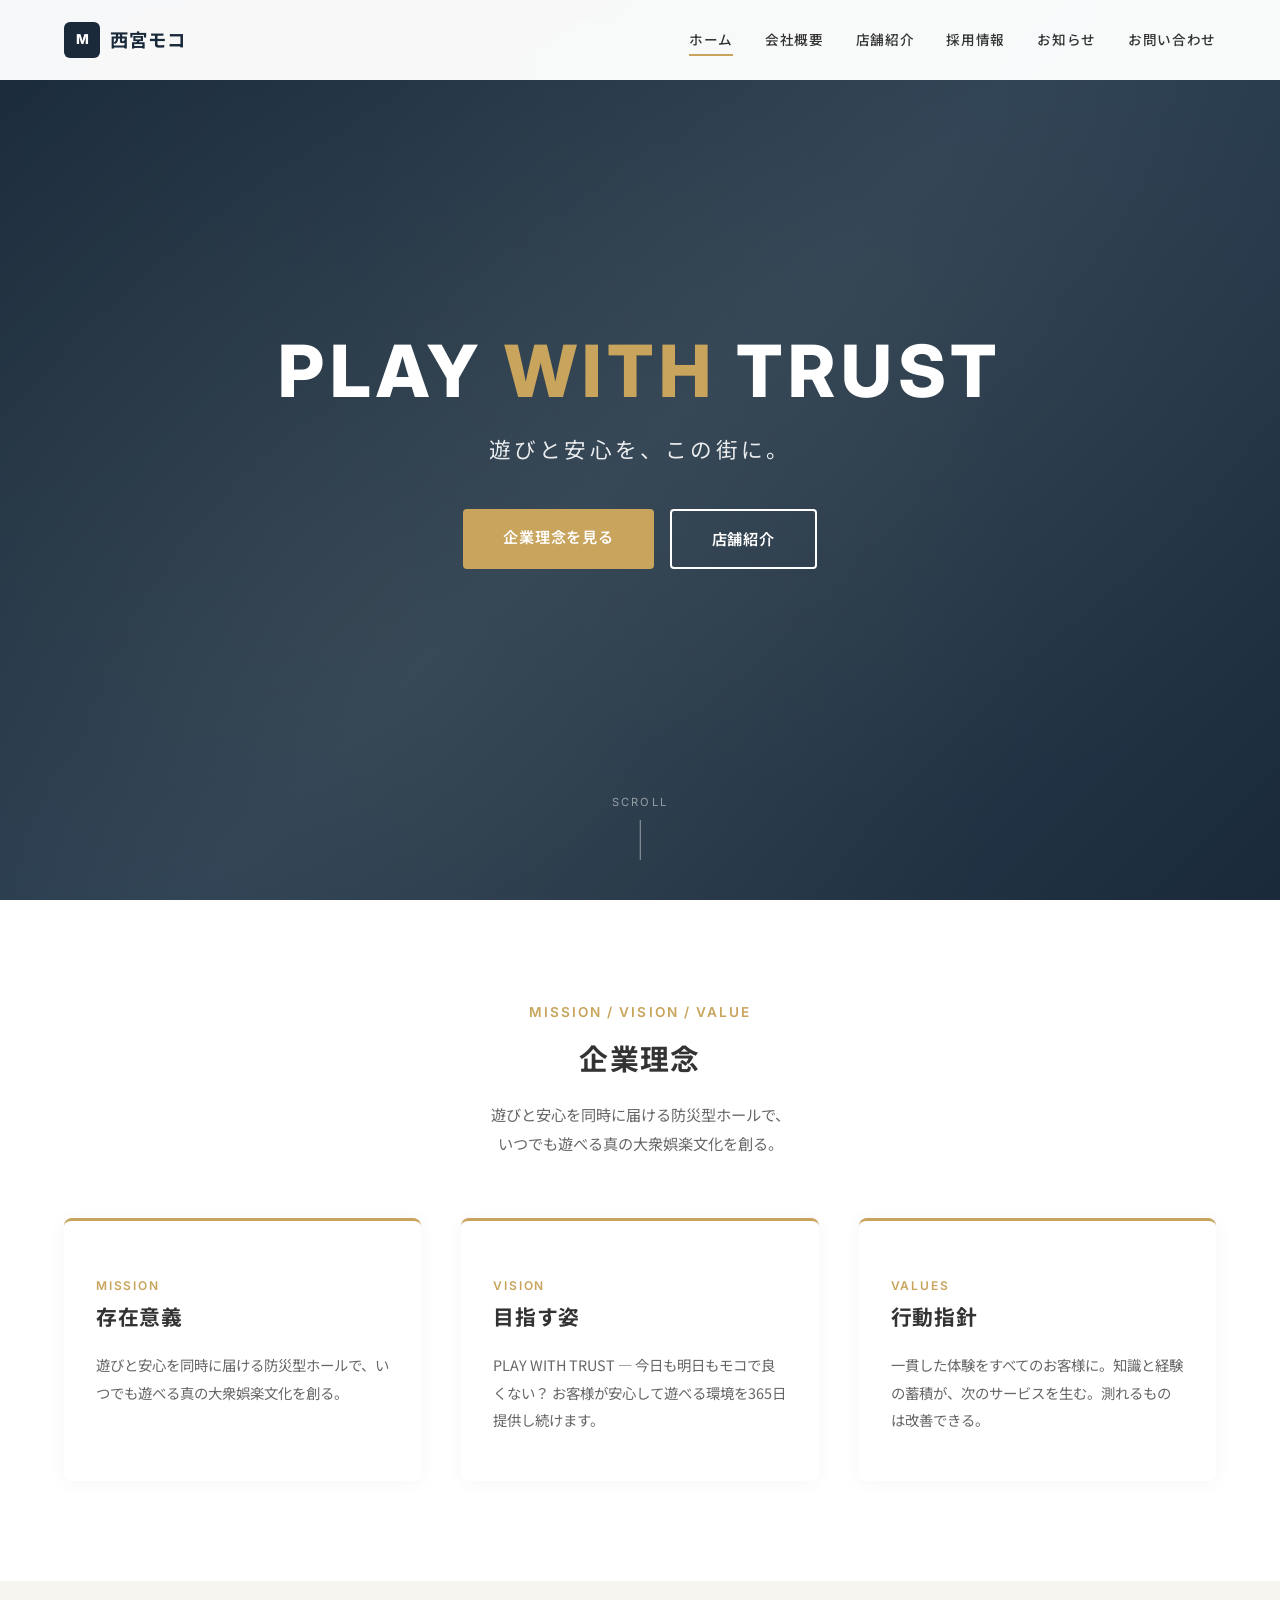
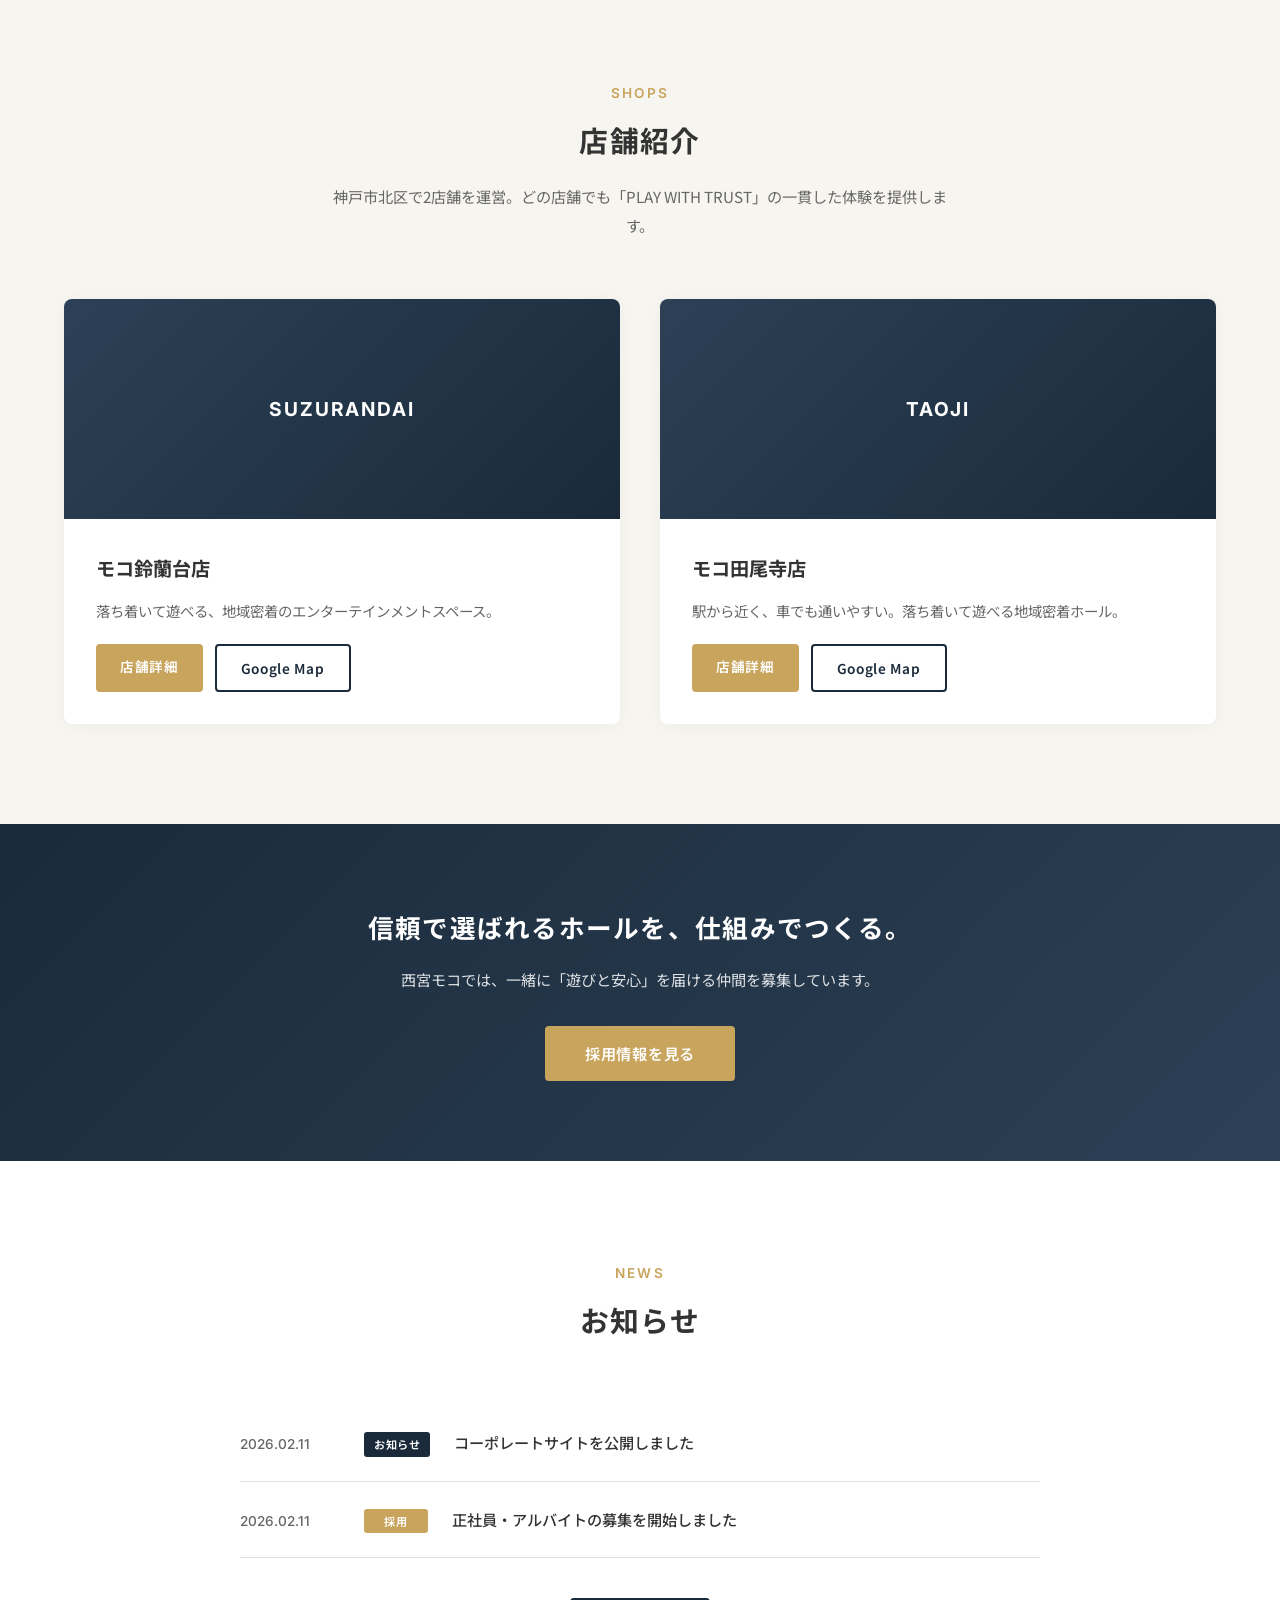
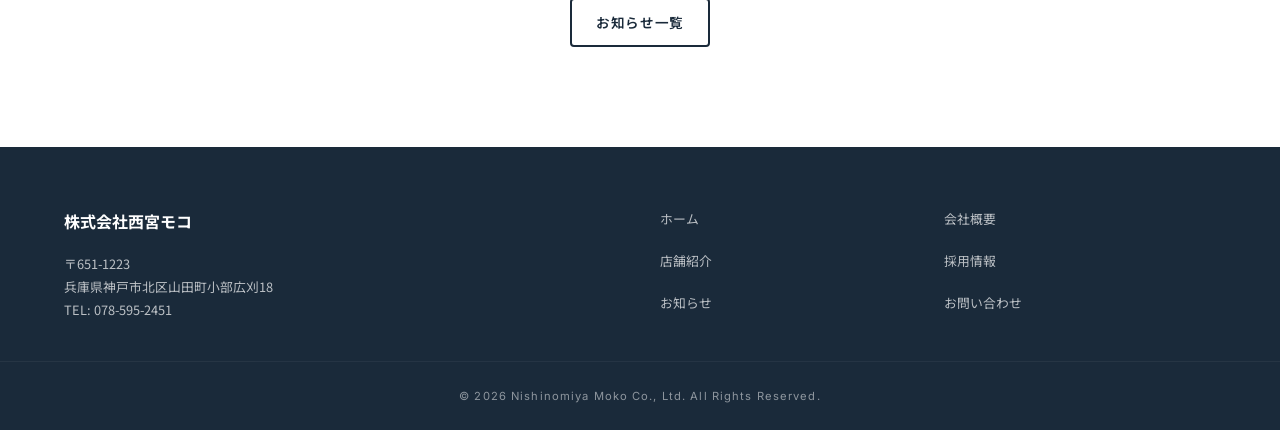
<file: index.html>
<!DOCTYPE html>
<html lang="ja">
<head>
  <meta charset="UTF-8">
  <meta name="viewport" content="width=device-width, initial-scale=1.0">
  <title>株式会社西宮モコ｜神戸市北区のパチンコホール（鈴蘭台・田尾寺）｜PLAY WITH TRUST</title>
  <meta name="description" content="神戸市北区でパチンコホール2店舗（モコ鈴蘭台店・モコ田尾寺店）を運営。『PLAY WITH TRUST』を掲げ、遊びと安心を両立する防災型ホールを目指します。">
  <meta property="og:title" content="株式会社西宮モコ｜神戸市北区のパチンコホール｜PLAY WITH TRUST">
  <meta property="og:description" content="神戸市北区でパチンコホール2店舗（モコ鈴蘭台店・モコ田尾寺店）を運営。遊びと安心を両立する防災型ホールを目指します。">
  <meta property="og:type" content="website">
  <meta property="og:locale" content="ja_JP">
  <link rel="preconnect" href="https://fonts.googleapis.com">
  <link rel="preconnect" href="https://fonts.gstatic.com" crossorigin>
  <link href="https://fonts.googleapis.com/css2?family=Inter:wght@400;600;800&family=Noto+Sans+JP:wght@400;500;700&display=swap" rel="stylesheet">
  <link rel="stylesheet" href="css/style.css">
</head>
<body>

  <!-- Header -->
  <header class="header">
    <div class="header__inner">
      <div class="header__logo">
        <a href="index.html">
          <span class="header__logo-mark">M</span>
          西宮モコ
        </a>
      </div>
      <nav class="header__nav">
        <a href="index.html" class="is-active">ホーム</a>
        <a href="about.html">会社概要</a>
        <a href="shops.html">店舗紹介</a>
        <a href="recruit.html">採用情報</a>
        <a href="news.html">お知らせ</a>
        <a href="contact.html">お問い合わせ</a>
      </nav>
      <button class="header__hamburger" aria-label="メニュー" aria-expanded="false">
        <span></span><span></span><span></span>
      </button>
    </div>
  </header>

  <!-- Mobile Nav -->
  <nav class="mobile-nav">
    <a href="index.html">ホーム</a>
    <a href="about.html">会社概要</a>
    <a href="shops.html">店舗紹介</a>
    <a href="recruit.html">採用情報</a>
    <a href="news.html">お知らせ</a>
    <a href="contact.html">お問い合わせ</a>
  </nav>

  <!-- Hero -->
  <section class="hero">
    <div class="hero__bg"></div>
    <div class="hero__content">
      <h1 class="hero__tagline">PLAY <span class="accent">WITH</span> TRUST</h1>
      <p class="hero__sub">遊びと安心を、この街に。</p>
      <div class="btn-group btn-group--center">
        <a href="about.html" class="btn btn--primary">企業理念を見る</a>
        <a href="shops.html" class="btn btn--outline-white">店舗紹介</a>
      </div>
    </div>
    <div class="hero__scroll">Scroll</div>
  </section>

  <!-- MVV Section -->
  <section class="section" id="mvv">
    <div class="container">
      <div class="section-header fade-in">
        <span class="section-header__en">Mission / Vision / Value</span>
        <h2 class="section-header__title">企業理念</h2>
        <p class="section-header__sub">遊びと安心を同時に届ける防災型ホールで、<br>いつでも遊べる真の大衆娯楽文化を創る。</p>
      </div>
      <div class="mvv-grid fade-in">
        <div class="mvv-card">
          <span class="mvv-card__en">Mission</span>
          <h3 class="mvv-card__title">存在意義</h3>
          <p class="mvv-card__text">遊びと安心を同時に届ける防災型ホールで、いつでも遊べる真の大衆娯楽文化を創る。</p>
        </div>
        <div class="mvv-card">
          <span class="mvv-card__en">Vision</span>
          <h3 class="mvv-card__title">目指す姿</h3>
          <p class="mvv-card__text">PLAY WITH TRUST — 今日も明日もモコで良くない？ お客様が安心して遊べる環境を365日提供し続けます。</p>
        </div>
        <div class="mvv-card">
          <span class="mvv-card__en">Values</span>
          <h3 class="mvv-card__title">行動指針</h3>
          <p class="mvv-card__text">一貫した体験をすべてのお客様に。知識と経験の蓄積が、次のサービスを生む。測れるものは改善できる。</p>
        </div>
      </div>
    </div>
  </section>

  <!-- Shop Section -->
  <section class="section section--alt" id="shops">
    <div class="container">
      <div class="section-header fade-in">
        <span class="section-header__en">Shops</span>
        <h2 class="section-header__title">店舗紹介</h2>
        <p class="section-header__sub">神戸市北区で2店舗を運営。どの店舗でも「PLAY WITH TRUST」の一貫した体験を提供します。</p>
      </div>
      <div class="shop-cards fade-in">
        <div class="shop-card">
          <div class="shop-card__img" role="img" aria-label="モコ鈴蘭台店の外観（神戸市北区）">SUZURANDAI</div>
          <div class="shop-card__body">
            <h3 class="shop-card__name">モコ鈴蘭台店</h3>
            <p class="shop-card__desc">落ち着いて遊べる、地域密着のエンターテインメントスペース。</p>
            <div class="shop-card__links">
              <a href="shops/suzurandai.html" class="btn btn--primary btn--small">店舗詳細</a>
              <a href="https://maps.google.co.jp/?q=兵庫県神戸市北区山田町小部広刈18" target="_blank" rel="noopener" class="btn btn--outline btn--small">Google Map</a>
            </div>
          </div>
        </div>
        <div class="shop-card">
          <div class="shop-card__img" role="img" aria-label="モコ田尾寺店の外観（神戸市北区）">TAOJI</div>
          <div class="shop-card__body">
            <h3 class="shop-card__name">モコ田尾寺店</h3>
            <p class="shop-card__desc">駅から近く、車でも通いやすい。落ち着いて遊べる地域密着ホール。</p>
            <div class="shop-card__links">
              <a href="shops/taoji.html" class="btn btn--primary btn--small">店舗詳細</a>
              <a href="https://maps.google.co.jp/?q=兵庫県神戸市北区有野町有野3494-1" target="_blank" rel="noopener" class="btn btn--outline btn--small">Google Map</a>
            </div>
          </div>
        </div>
      </div>
    </div>
  </section>

  <!-- Recruit CTA -->
  <section class="cta-banner fade-in">
    <h2 class="cta-banner__title">信頼で選ばれるホールを、仕組みでつくる。</h2>
    <p class="cta-banner__text">西宮モコでは、一緒に「遊びと安心」を届ける仲間を募集しています。</p>
    <div class="btn-group btn-group--center">
      <a href="recruit.html" class="btn btn--primary">採用情報を見る</a>
    </div>
  </section>

  <!-- News Section -->
  <section class="section" id="news">
    <div class="container">
      <div class="section-header fade-in">
        <span class="section-header__en">News</span>
        <h2 class="section-header__title">お知らせ</h2>
      </div>
      <div class="news-list fade-in">
        <div class="news-item">
          <span class="news-item__date">2026.02.11</span>
          <span class="news-item__tag">お知らせ</span>
          <a href="news.html" class="news-item__title">コーポレートサイトを公開しました</a>
        </div>
        <div class="news-item">
          <span class="news-item__date">2026.02.11</span>
          <span class="news-item__tag news-item__tag--recruit">採用</span>
          <a href="recruit.html" class="news-item__title">正社員・アルバイトの募集を開始しました</a>
        </div>
      </div>
      <div style="text-align:center; margin-top:40px;">
        <a href="news.html" class="btn btn--outline btn--small">お知らせ一覧</a>
      </div>
    </div>
  </section>

  <!-- Footer -->
  <footer class="footer">
    <div class="footer__inner">
      <div>
        <div class="footer__brand">株式会社西宮モコ</div>
        <address class="footer__address">
          〒651-1223<br>
          兵庫県神戸市北区山田町小部広刈18<br>
          TEL: 078-595-2451
        </address>
      </div>
      <nav class="footer__nav">
        <a href="index.html">ホーム</a>
        <a href="about.html">会社概要</a>
        <a href="shops.html">店舗紹介</a>
        <a href="recruit.html">採用情報</a>
        <a href="news.html">お知らせ</a>
        <a href="contact.html">お問い合わせ</a>
      </nav>
    </div>
    <div class="footer__bottom">
      &copy; 2026 Nishinomiya Moko Co., Ltd. All Rights Reserved.
    </div>
  </footer>

  <script src="js/main.js"></script>
</body>
</html>
</file>
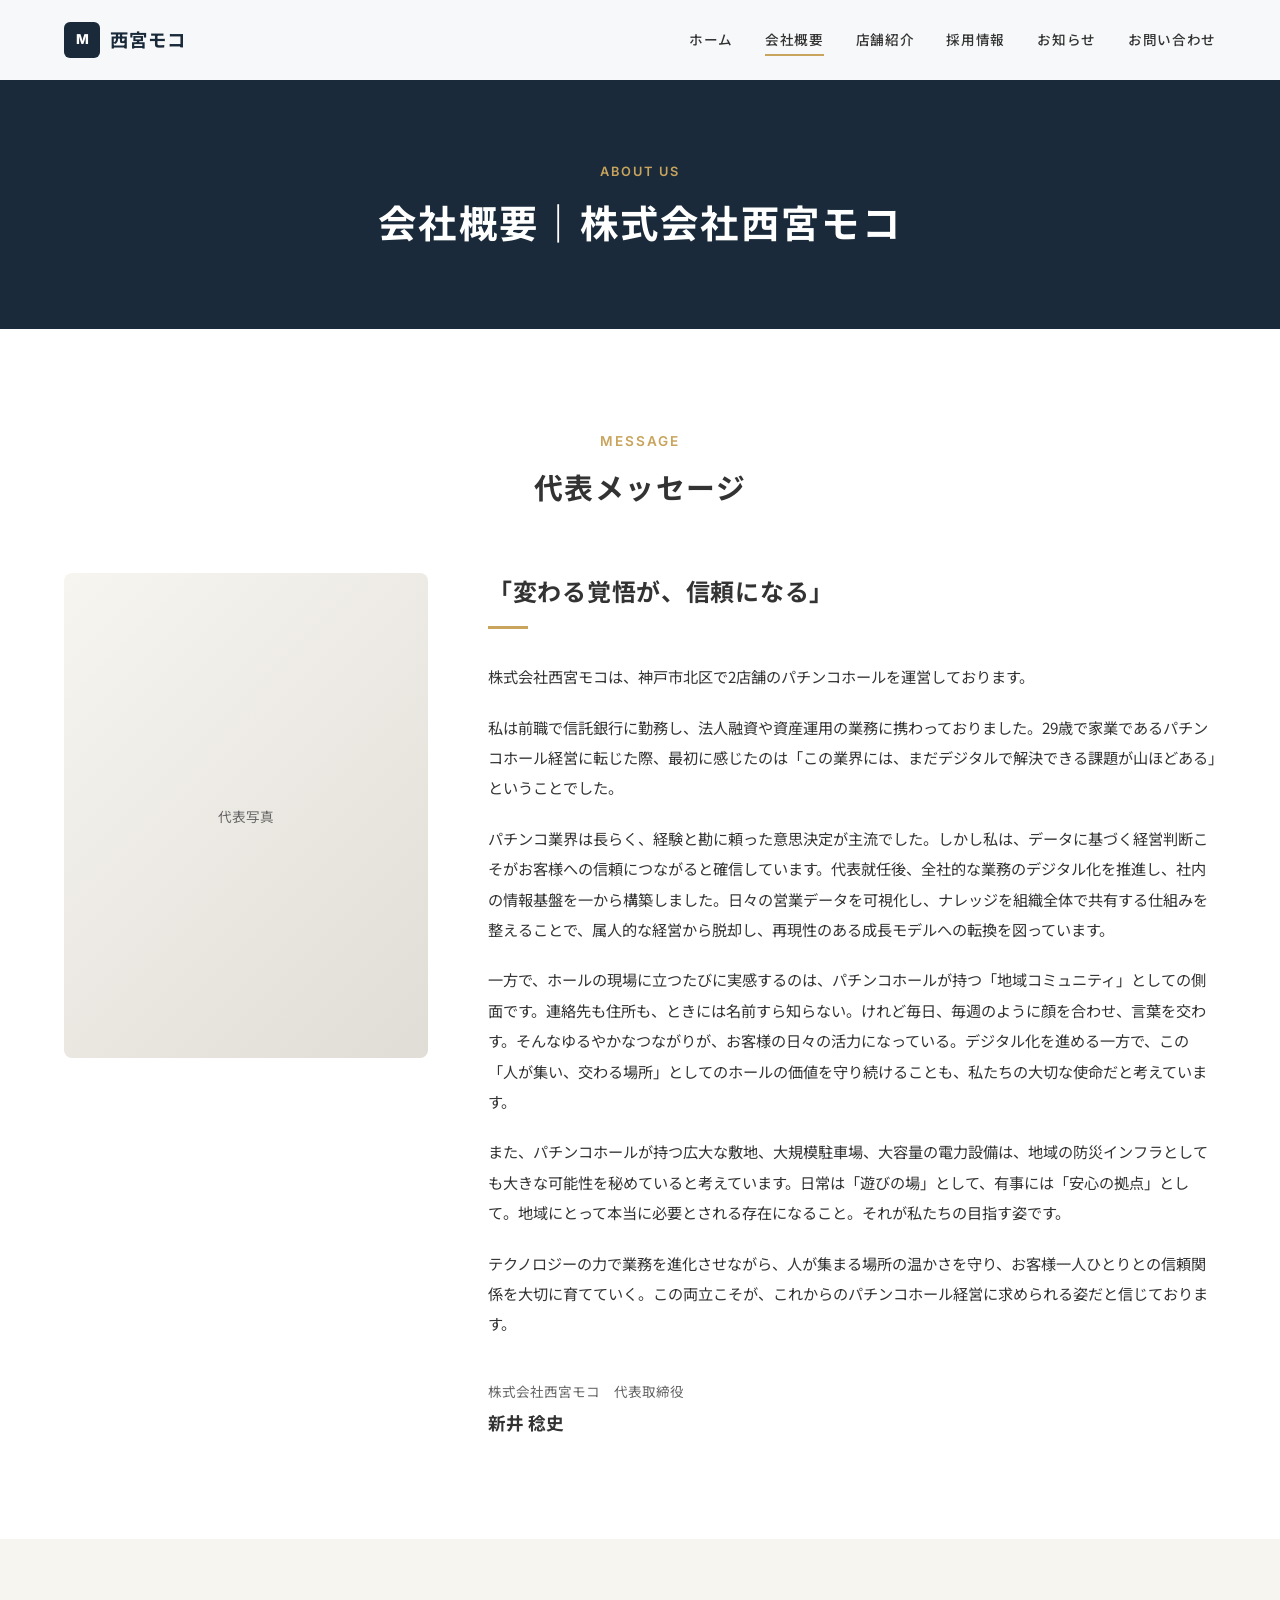
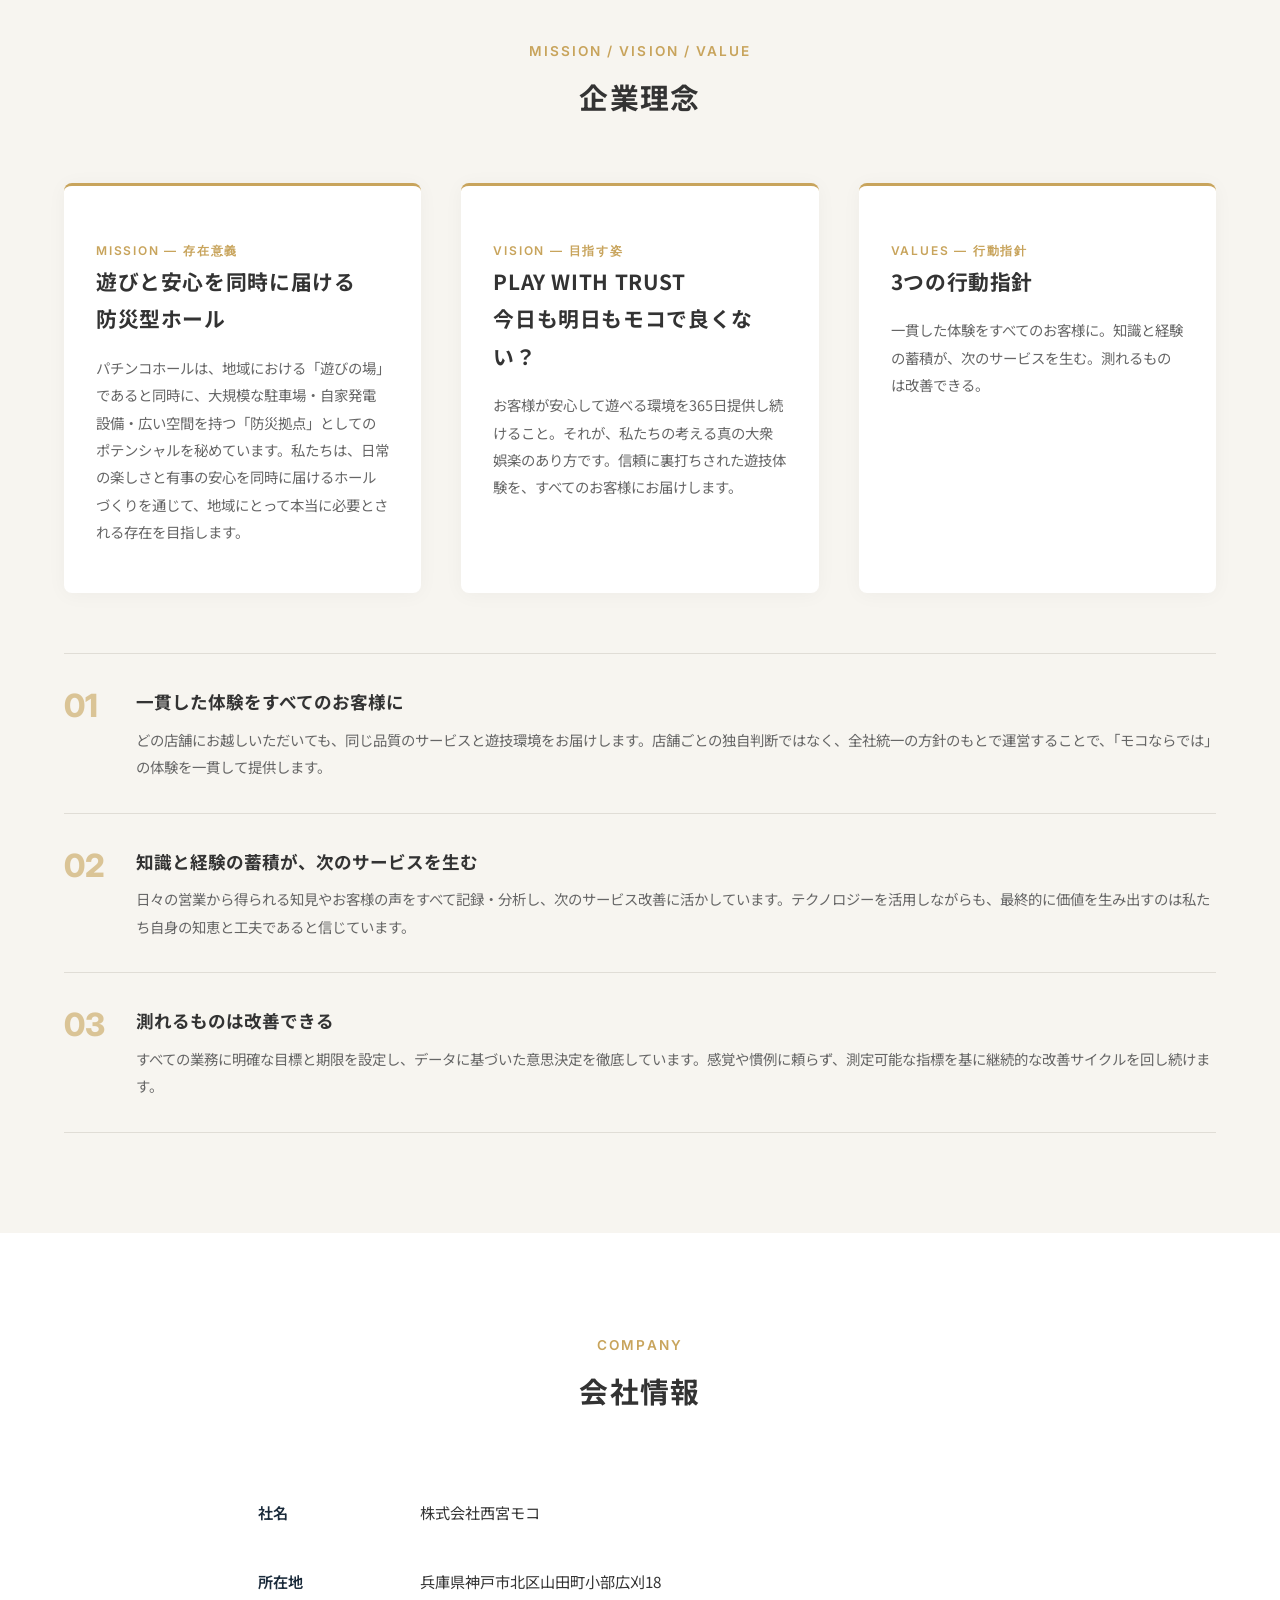
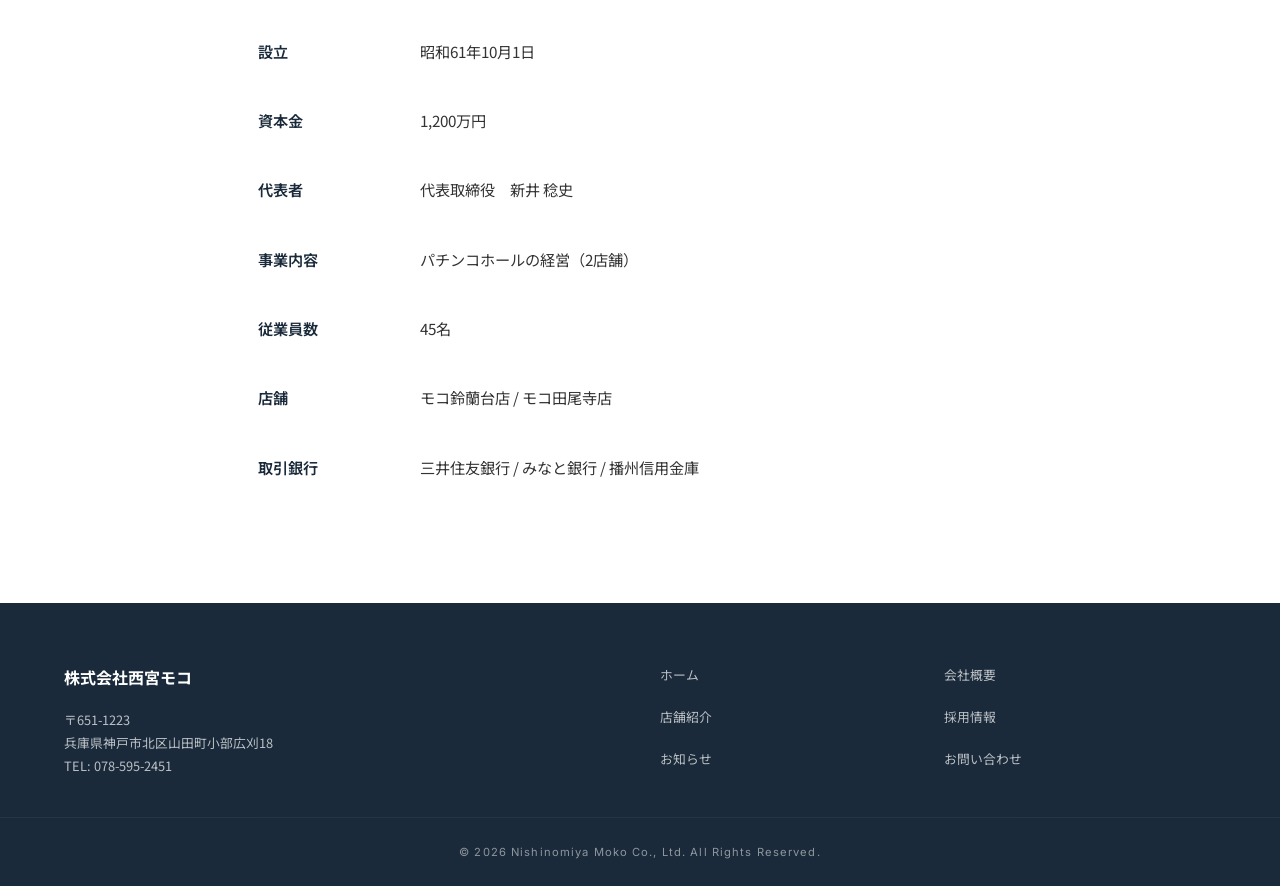
<file: about.html>
<!DOCTYPE html>
<html lang="ja">
<head>
  <meta charset="UTF-8">
  <meta name="viewport" content="width=device-width, initial-scale=1.0">
  <title>会社概要｜理念・代表メッセージ｜株式会社西宮モコ</title>
  <meta name="description" content="西宮モコの企業理念（Mission / Vision / Value）、代表メッセージ、会社概要、沿革を掲載。データに基づく運営と地域密着の取り組みで信頼を築きます。">
  <meta property="og:title" content="会社概要｜理念・代表メッセージ｜株式会社西宮モコ">
  <meta property="og:description" content="西宮モコの企業理念（Mission / Vision / Value）、代表メッセージ、会社概要を掲載。データに基づく運営と地域密着の取り組みで信頼を築きます。">
  <meta property="og:type" content="website">
  <meta property="og:locale" content="ja_JP">
  <link rel="preconnect" href="https://fonts.googleapis.com">
  <link rel="preconnect" href="https://fonts.gstatic.com" crossorigin>
  <link href="https://fonts.googleapis.com/css2?family=Inter:wght@400;600;800&family=Noto+Sans+JP:wght@400;500;700&display=swap" rel="stylesheet">
  <link rel="stylesheet" href="css/style.css">
</head>
<body>

  <!-- Header -->
  <header class="header">
    <div class="header__inner">
      <div class="header__logo">
        <a href="index.html">
          <span class="header__logo-mark">M</span>
          西宮モコ
        </a>
      </div>
      <nav class="header__nav">
        <a href="index.html">ホーム</a>
        <a href="about.html" class="is-active">会社概要</a>
        <a href="shops.html">店舗紹介</a>
        <a href="recruit.html">採用情報</a>
        <a href="news.html">お知らせ</a>
        <a href="contact.html">お問い合わせ</a>
      </nav>
      <button class="header__hamburger" aria-label="メニュー" aria-expanded="false">
        <span></span><span></span><span></span>
      </button>
    </div>
  </header>

  <!-- Mobile Nav -->
  <nav class="mobile-nav">
    <a href="index.html">ホーム</a>
    <a href="about.html">会社概要</a>
    <a href="shops.html">店舗紹介</a>
    <a href="recruit.html">採用情報</a>
    <a href="news.html">お知らせ</a>
    <a href="contact.html">お問い合わせ</a>
  </nav>

  <!-- Page Hero -->
  <section class="page-hero">
    <p class="page-hero__en">About Us</p>
    <h1 class="page-hero__title">会社概要｜株式会社西宮モコ</h1>
  </section>

  <!-- CEO Message -->
  <section class="section" id="message">
    <div class="container">
      <div class="section-header fade-in">
        <span class="section-header__en">Message</span>
        <h2 class="section-header__title">代表メッセージ</h2>
      </div>
      <div class="message fade-in">
        <div class="message__photo" role="img" aria-label="代表取締役 新井 稔史">
          代表写真
        </div>
        <div class="message__body">
          <h3>「変わる覚悟が、信頼になる」</h3>
          <p>株式会社西宮モコは、神戸市北区で2店舗のパチンコホールを運営しております。</p>
          <p>私は前職で信託銀行に勤務し、法人融資や資産運用の業務に携わっておりました。29歳で家業であるパチンコホール経営に転じた際、最初に感じたのは「この業界には、まだデジタルで解決できる課題が山ほどある」ということでした。</p>
          <p>パチンコ業界は長らく、経験と勘に頼った意思決定が主流でした。しかし私は、データに基づく経営判断こそがお客様への信頼につながると確信しています。代表就任後、全社的な業務のデジタル化を推進し、社内の情報基盤を一から構築しました。日々の営業データを可視化し、ナレッジを組織全体で共有する仕組みを整えることで、属人的な経営から脱却し、再現性のある成長モデルへの転換を図っています。</p>
          <p>一方で、ホールの現場に立つたびに実感するのは、パチンコホールが持つ「地域コミュニティ」としての側面です。連絡先も住所も、ときには名前すら知らない。けれど毎日、毎週のように顔を合わせ、言葉を交わす。そんなゆるやかなつながりが、お客様の日々の活力になっている。デジタル化を進める一方で、この「人が集い、交わる場所」としてのホールの価値を守り続けることも、私たちの大切な使命だと考えています。</p>
          <p>また、パチンコホールが持つ広大な敷地、大規模駐車場、大容量の電力設備は、地域の防災インフラとしても大きな可能性を秘めていると考えています。日常は「遊びの場」として、有事には「安心の拠点」として。地域にとって本当に必要とされる存在になること。それが私たちの目指す姿です。</p>
          <p>テクノロジーの力で業務を進化させながら、人が集まる場所の温かさを守り、お客様一人ひとりとの信頼関係を大切に育てていく。この両立こそが、これからのパチンコホール経営に求められる姿だと信じております。</p>
          <div class="message__name">
            株式会社西宮モコ　代表取締役
            <strong>新井 稔史</strong>
          </div>
        </div>
      </div>
    </div>
  </section>

  <!-- MVV -->
  <section class="section section--alt" id="mvv">
    <div class="container">
      <div class="section-header fade-in">
        <span class="section-header__en">Mission / Vision / Value</span>
        <h2 class="section-header__title">企業理念</h2>
      </div>

      <div class="mvv-grid fade-in">
        <div class="mvv-card">
          <span class="mvv-card__en">Mission — 存在意義</span>
          <h3 class="mvv-card__title">遊びと安心を同時に届ける<br>防災型ホール</h3>
          <p class="mvv-card__text">パチンコホールは、地域における「遊びの場」であると同時に、大規模な駐車場・自家発電設備・広い空間を持つ「防災拠点」としてのポテンシャルを秘めています。私たちは、日常の楽しさと有事の安心を同時に届けるホールづくりを通じて、地域にとって本当に必要とされる存在を目指します。</p>
        </div>
        <div class="mvv-card">
          <span class="mvv-card__en">Vision — 目指す姿</span>
          <h3 class="mvv-card__title">PLAY WITH TRUST<br>今日も明日もモコで良くない？</h3>
          <p class="mvv-card__text">お客様が安心して遊べる環境を365日提供し続けること。それが、私たちの考える真の大衆娯楽のあり方です。信頼に裏打ちされた遊技体験を、すべてのお客様にお届けします。</p>
        </div>
        <div class="mvv-card">
          <span class="mvv-card__en">Values — 行動指針</span>
          <h3 class="mvv-card__title">3つの行動指針</h3>
          <p class="mvv-card__text">一貫した体験をすべてのお客様に。知識と経験の蓄積が、次のサービスを生む。測れるものは改善できる。</p>
        </div>
      </div>

      <!-- Values Detail -->
      <div class="values-list fade-in">
        <div class="values-item">
          <div class="values-item__num">01</div>
          <div>
            <h4 class="values-item__title">一貫した体験をすべてのお客様に</h4>
            <p class="values-item__text">どの店舗にお越しいただいても、同じ品質のサービスと遊技環境をお届けします。店舗ごとの独自判断ではなく、全社統一の方針のもとで運営することで、「モコならでは」の体験を一貫して提供します。</p>
          </div>
        </div>
        <div class="values-item">
          <div class="values-item__num">02</div>
          <div>
            <h4 class="values-item__title">知識と経験の蓄積が、次のサービスを生む</h4>
            <p class="values-item__text">日々の営業から得られる知見やお客様の声をすべて記録・分析し、次のサービス改善に活かしています。テクノロジーを活用しながらも、最終的に価値を生み出すのは私たち自身の知恵と工夫であると信じています。</p>
          </div>
        </div>
        <div class="values-item">
          <div class="values-item__num">03</div>
          <div>
            <h4 class="values-item__title">測れるものは改善できる</h4>
            <p class="values-item__text">すべての業務に明確な目標と期限を設定し、データに基づいた意思決定を徹底しています。感覚や慣例に頼らず、測定可能な指標を基に継続的な改善サイクルを回し続けます。</p>
          </div>
        </div>
      </div>
    </div>
  </section>

  <!-- Company Info -->
  <section class="section" id="company">
    <div class="container">
      <div class="section-header fade-in">
        <span class="section-header__en">Company</span>
        <h2 class="section-header__title">会社情報</h2>
      </div>
      <table class="company-table fade-in">
        <tbody>
          <tr>
            <th>社名</th>
            <td>株式会社西宮モコ</td>
          </tr>
          <tr>
            <th>所在地</th>
            <td>兵庫県神戸市北区山田町小部広刈18</td>
          </tr>
          <tr>
            <th>設立</th>
            <td>昭和61年10月1日</td>
          </tr>
          <tr>
            <th>資本金</th>
            <td>1,200万円</td>
          </tr>
          <tr>
            <th>代表者</th>
            <td>代表取締役　新井 稔史</td>
          </tr>
          <tr>
            <th>事業内容</th>
            <td>パチンコホールの経営（2店舗）</td>
          </tr>
          <tr>
            <th>従業員数</th>
            <td>45名</td>
          </tr>
          <tr>
            <th>店舗</th>
            <td>モコ鈴蘭台店 / モコ田尾寺店</td>
          </tr>
          <tr>
            <th>取引銀行</th>
            <td>三井住友銀行 / みなと銀行 / 播州信用金庫</td>
          </tr>
        </tbody>
      </table>
    </div>
  </section>

  <!-- Footer -->
  <footer class="footer">
    <div class="footer__inner">
      <div>
        <div class="footer__brand">株式会社西宮モコ</div>
        <address class="footer__address">
          〒651-1223<br>
          兵庫県神戸市北区山田町小部広刈18<br>
          TEL: 078-595-2451
        </address>
      </div>
      <nav class="footer__nav">
        <a href="index.html">ホーム</a>
        <a href="about.html">会社概要</a>
        <a href="shops.html">店舗紹介</a>
        <a href="recruit.html">採用情報</a>
        <a href="news.html">お知らせ</a>
        <a href="contact.html">お問い合わせ</a>
      </nav>
    </div>
    <div class="footer__bottom">
      &copy; 2026 Nishinomiya Moko Co., Ltd. All Rights Reserved.
    </div>
  </footer>

  <script src="js/main.js"></script>
</body>
</html>
</file>
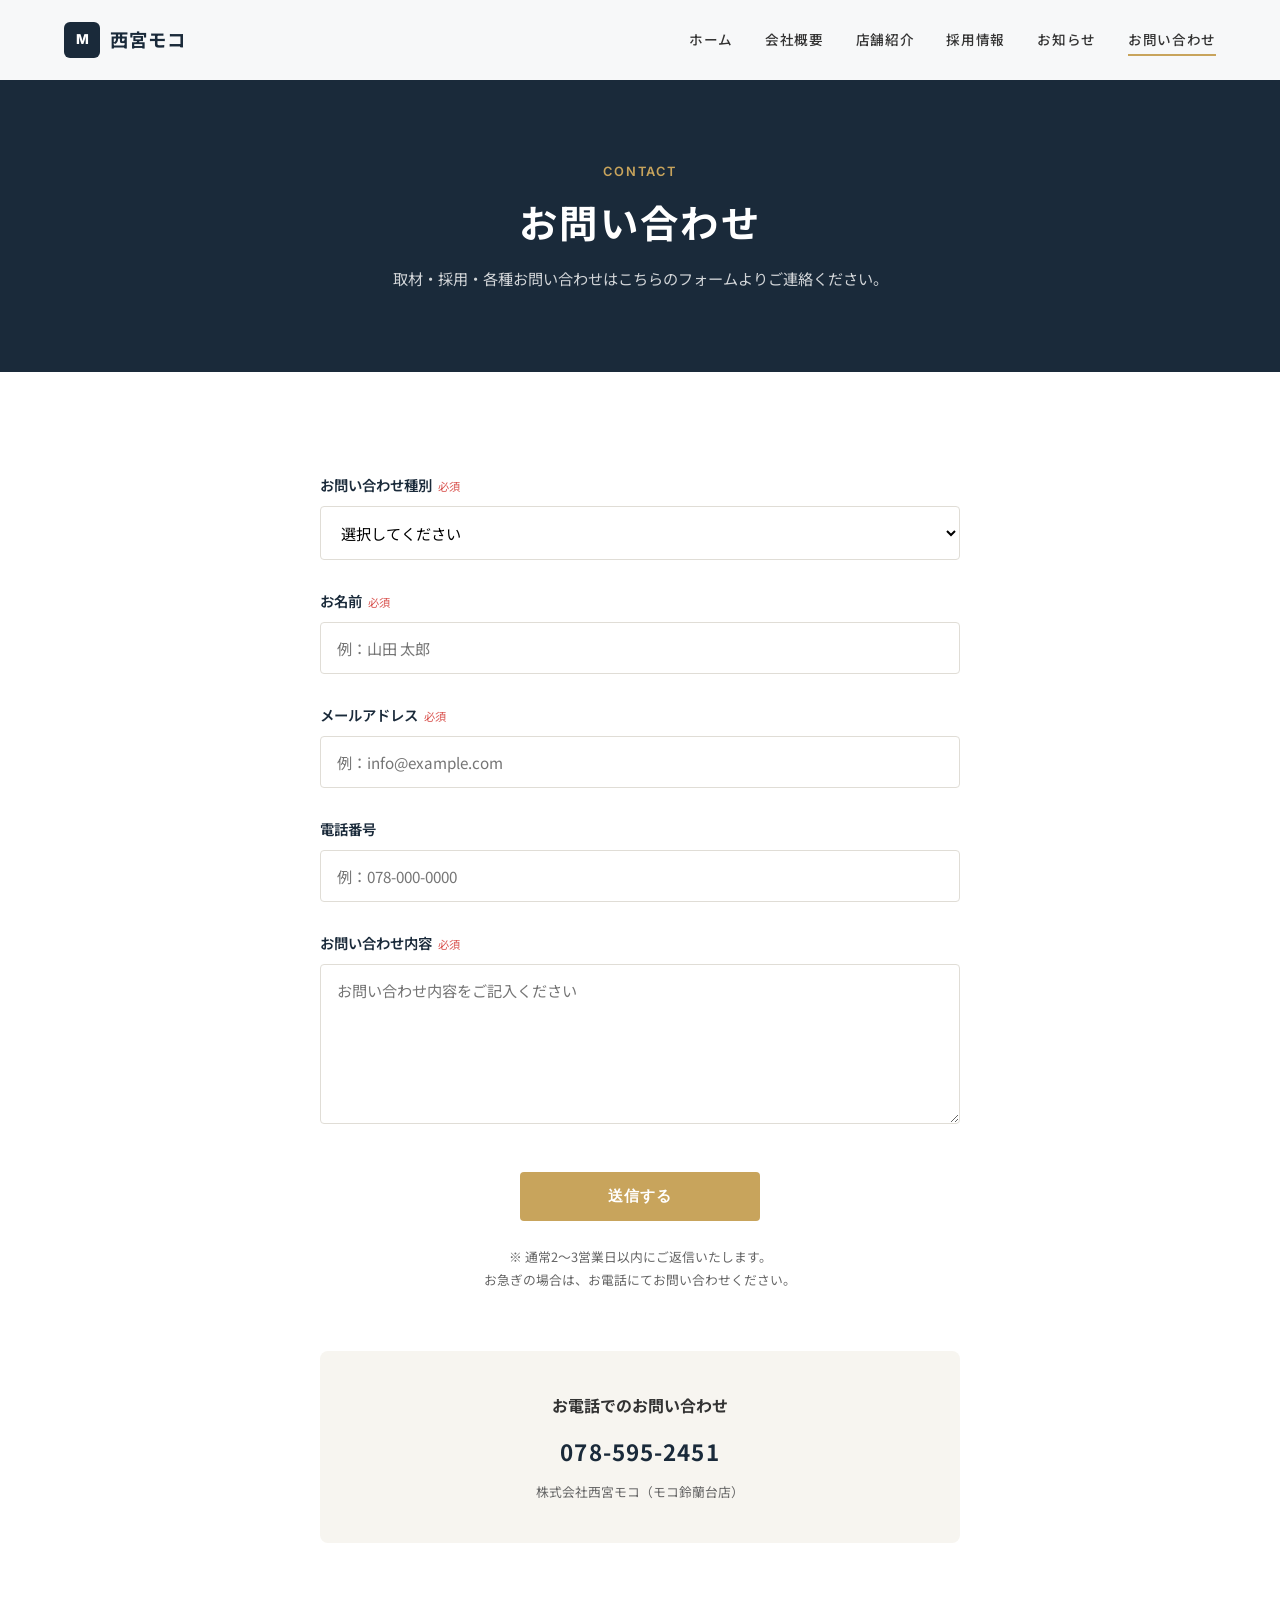
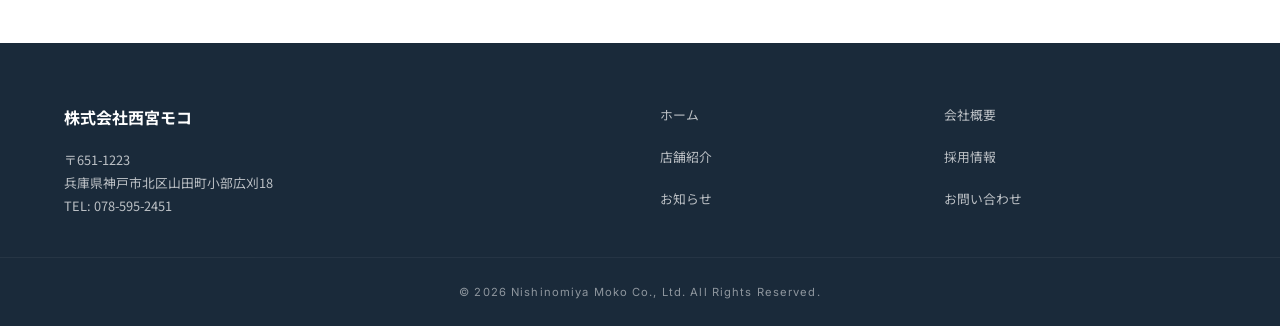
<file: contact.html>
<!DOCTYPE html>
<html lang="ja">
<head>
  <meta charset="UTF-8">
  <meta name="viewport" content="width=device-width, initial-scale=1.0">
  <title>お問い合わせ｜株式会社西宮モコ</title>
  <meta name="description" content="取材・採用・各種お問い合わせはこちら。フォームよりご連絡ください。">
  <meta property="og:title" content="お問い合わせ｜株式会社西宮モコ">
  <meta property="og:description" content="取材・採用・各種お問い合わせはこちら。フォームよりご連絡ください。">
  <meta property="og:type" content="website">
  <meta property="og:locale" content="ja_JP">
  <link rel="preconnect" href="https://fonts.googleapis.com">
  <link rel="preconnect" href="https://fonts.gstatic.com" crossorigin>
  <link href="https://fonts.googleapis.com/css2?family=Inter:wght@400;600;800&family=Noto+Sans+JP:wght@400;500;700&display=swap" rel="stylesheet">
  <link rel="stylesheet" href="css/style.css">
</head>
<body>

  <!-- Header -->
  <header class="header">
    <div class="header__inner">
      <div class="header__logo">
        <a href="index.html">
          <span class="header__logo-mark">M</span>
          西宮モコ
        </a>
      </div>
      <nav class="header__nav">
        <a href="index.html">ホーム</a>
        <a href="about.html">会社概要</a>
        <a href="shops.html">店舗紹介</a>
        <a href="recruit.html">採用情報</a>
        <a href="news.html">お知らせ</a>
        <a href="contact.html" class="is-active">お問い合わせ</a>
      </nav>
      <button class="header__hamburger" aria-label="メニュー" aria-expanded="false">
        <span></span><span></span><span></span>
      </button>
    </div>
  </header>

  <!-- Mobile Nav -->
  <nav class="mobile-nav">
    <a href="index.html">ホーム</a>
    <a href="about.html">会社概要</a>
    <a href="shops.html">店舗紹介</a>
    <a href="recruit.html">採用情報</a>
    <a href="news.html">お知らせ</a>
    <a href="contact.html">お問い合わせ</a>
  </nav>

  <!-- Page Hero -->
  <section class="page-hero">
    <p class="page-hero__en">Contact</p>
    <h1 class="page-hero__title">お問い合わせ</h1>
    <p class="page-hero__sub">取材・採用・各種お問い合わせはこちらのフォームよりご連絡ください。</p>
  </section>

  <!-- Contact Form -->
  <section class="section">
    <div class="container">
      <form class="contact-form fade-in" action="#" method="post">
        <div class="form-group">
          <label for="contact-type">お問い合わせ種別<span class="required">必須</span></label>
          <select id="contact-type" name="type" required>
            <option value="">選択してください</option>
            <option value="general">一般的なお問い合わせ</option>
            <option value="recruit">採用に関するお問い合わせ</option>
            <option value="press">取材に関するお問い合わせ</option>
            <option value="other">その他</option>
          </select>
        </div>

        <div class="form-group">
          <label for="contact-name">お名前<span class="required">必須</span></label>
          <input type="text" id="contact-name" name="name" placeholder="例：山田 太郎" required>
        </div>

        <div class="form-group">
          <label for="contact-email">メールアドレス<span class="required">必須</span></label>
          <input type="email" id="contact-email" name="email" placeholder="例：info@example.com" required>
        </div>

        <div class="form-group">
          <label for="contact-phone">電話番号</label>
          <input type="tel" id="contact-phone" name="phone" placeholder="例：078-000-0000">
        </div>

        <div class="form-group">
          <label for="contact-message">お問い合わせ内容<span class="required">必須</span></label>
          <textarea id="contact-message" name="message" placeholder="お問い合わせ内容をご記入ください" required></textarea>
        </div>

        <div style="text-align:center; margin-top:40px;">
          <button type="submit" class="btn btn--primary" style="min-width:240px;">送信する</button>
        </div>

        <p style="text-align:center; margin-top:24px; font-size:0.8rem; color:var(--color-text-light);">
          ※ 通常2〜3営業日以内にご返信いたします。<br>
          お急ぎの場合は、お電話にてお問い合わせください。
        </p>
      </form>

      <div class="fade-in" style="max-width:640px; margin:60px auto 0; padding:40px; background:var(--color-bg-alt); border-radius:8px; text-align:center;">
        <p style="font-weight:700; margin-bottom:12px;">お電話でのお問い合わせ</p>
        <p style="font-size:1.4rem; font-weight:700; color:var(--color-primary); letter-spacing:0.05em;">078-595-2451</p>
        <p style="font-size:0.8rem; color:var(--color-text-light); margin-top:8px;">株式会社西宮モコ（モコ鈴蘭台店）</p>
      </div>
    </div>
  </section>

  <!-- Footer -->
  <footer class="footer">
    <div class="footer__inner">
      <div>
        <div class="footer__brand">株式会社西宮モコ</div>
        <address class="footer__address">
          〒651-1223<br>
          兵庫県神戸市北区山田町小部広刈18<br>
          TEL: 078-595-2451
        </address>
      </div>
      <nav class="footer__nav">
        <a href="index.html">ホーム</a>
        <a href="about.html">会社概要</a>
        <a href="shops.html">店舗紹介</a>
        <a href="recruit.html">採用情報</a>
        <a href="news.html">お知らせ</a>
        <a href="contact.html">お問い合わせ</a>
      </nav>
    </div>
    <div class="footer__bottom">
      &copy; 2026 Nishinomiya Moko Co., Ltd. All Rights Reserved.
    </div>
  </footer>

  <script src="js/main.js"></script>
</body>
</html>
</file>
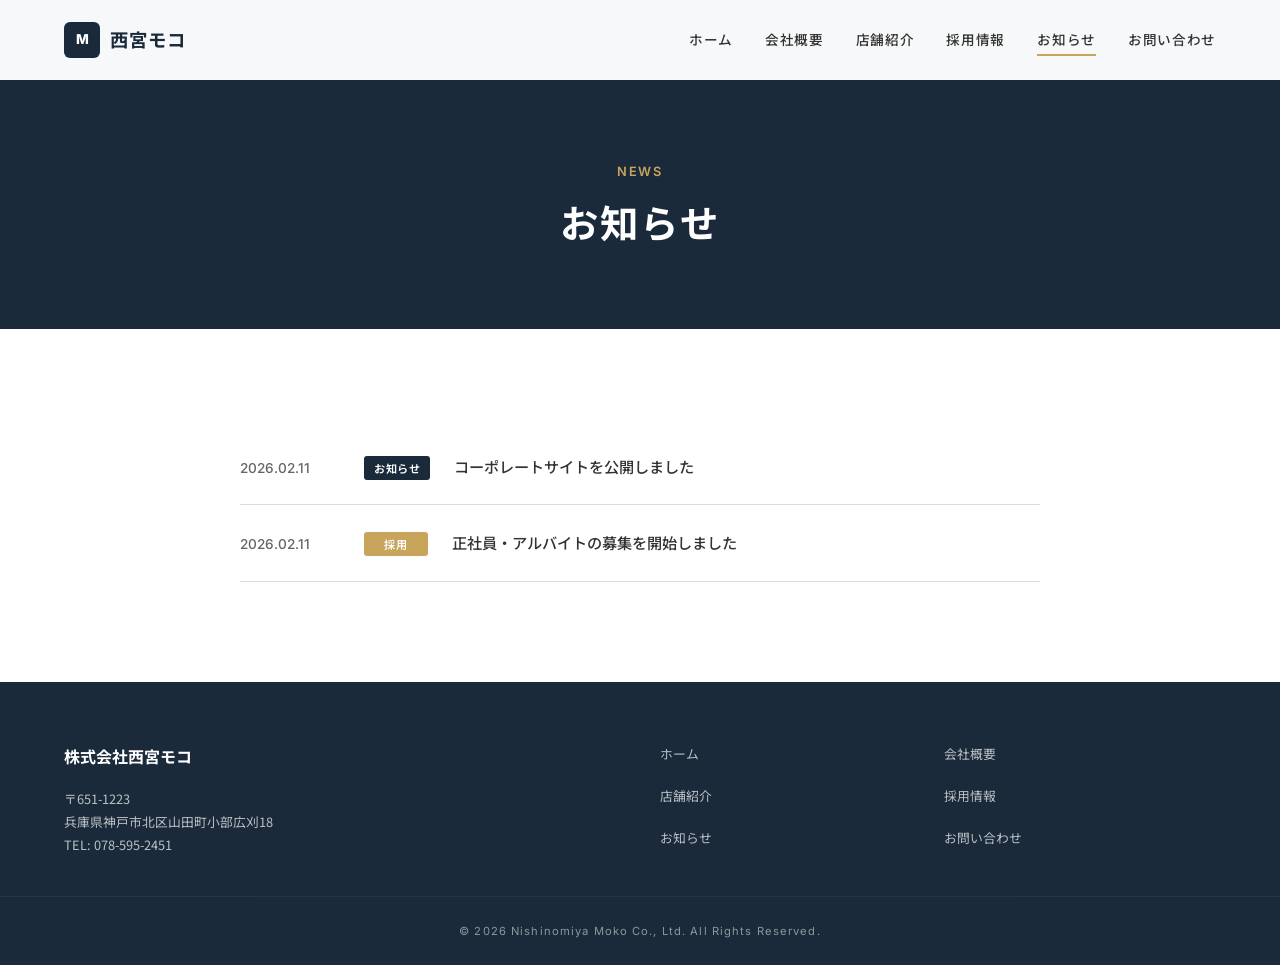
<file: news.html>
<!DOCTYPE html>
<html lang="ja">
<head>
  <meta charset="UTF-8">
  <meta name="viewport" content="width=device-width, initial-scale=1.0">
  <title>お知らせ｜株式会社西宮モコ</title>
  <meta name="description" content="店舗情報・採用情報・取り組みなど、西宮モコからのお知らせを掲載します。">
  <meta property="og:title" content="お知らせ｜株式会社西宮モコ">
  <meta property="og:description" content="店舗情報・採用情報・取り組みなど、西宮モコからのお知らせを掲載します。">
  <meta property="og:type" content="website">
  <meta property="og:locale" content="ja_JP">
  <link rel="preconnect" href="https://fonts.googleapis.com">
  <link rel="preconnect" href="https://fonts.gstatic.com" crossorigin>
  <link href="https://fonts.googleapis.com/css2?family=Inter:wght@400;600;800&family=Noto+Sans+JP:wght@400;500;700&display=swap" rel="stylesheet">
  <link rel="stylesheet" href="css/style.css">
</head>
<body>

  <!-- Header -->
  <header class="header">
    <div class="header__inner">
      <div class="header__logo">
        <a href="index.html">
          <span class="header__logo-mark">M</span>
          西宮モコ
        </a>
      </div>
      <nav class="header__nav">
        <a href="index.html">ホーム</a>
        <a href="about.html">会社概要</a>
        <a href="shops.html">店舗紹介</a>
        <a href="recruit.html">採用情報</a>
        <a href="news.html" class="is-active">お知らせ</a>
        <a href="contact.html">お問い合わせ</a>
      </nav>
      <button class="header__hamburger" aria-label="メニュー" aria-expanded="false">
        <span></span><span></span><span></span>
      </button>
    </div>
  </header>

  <!-- Mobile Nav -->
  <nav class="mobile-nav">
    <a href="index.html">ホーム</a>
    <a href="about.html">会社概要</a>
    <a href="shops.html">店舗紹介</a>
    <a href="recruit.html">採用情報</a>
    <a href="news.html">お知らせ</a>
    <a href="contact.html">お問い合わせ</a>
  </nav>

  <!-- Page Hero -->
  <section class="page-hero">
    <p class="page-hero__en">News</p>
    <h1 class="page-hero__title">お知らせ</h1>
  </section>

  <!-- News List -->
  <section class="section">
    <div class="container">
      <div class="news-list fade-in">
        <div class="news-item">
          <span class="news-item__date">2026.02.11</span>
          <span class="news-item__tag">お知らせ</span>
          <span class="news-item__title">コーポレートサイトを公開しました</span>
        </div>
        <div class="news-item">
          <span class="news-item__date">2026.02.11</span>
          <span class="news-item__tag news-item__tag--recruit">採用</span>
          <a href="recruit.html" class="news-item__title">正社員・アルバイトの募集を開始しました</a>
        </div>
      </div>
    </div>
  </section>

  <!-- Footer -->
  <footer class="footer">
    <div class="footer__inner">
      <div>
        <div class="footer__brand">株式会社西宮モコ</div>
        <address class="footer__address">
          〒651-1223<br>
          兵庫県神戸市北区山田町小部広刈18<br>
          TEL: 078-595-2451
        </address>
      </div>
      <nav class="footer__nav">
        <a href="index.html">ホーム</a>
        <a href="about.html">会社概要</a>
        <a href="shops.html">店舗紹介</a>
        <a href="recruit.html">採用情報</a>
        <a href="news.html">お知らせ</a>
        <a href="contact.html">お問い合わせ</a>
      </nav>
    </div>
    <div class="footer__bottom">
      &copy; 2026 Nishinomiya Moko Co., Ltd. All Rights Reserved.
    </div>
  </footer>

  <script src="js/main.js"></script>
</body>
</html>
</file>
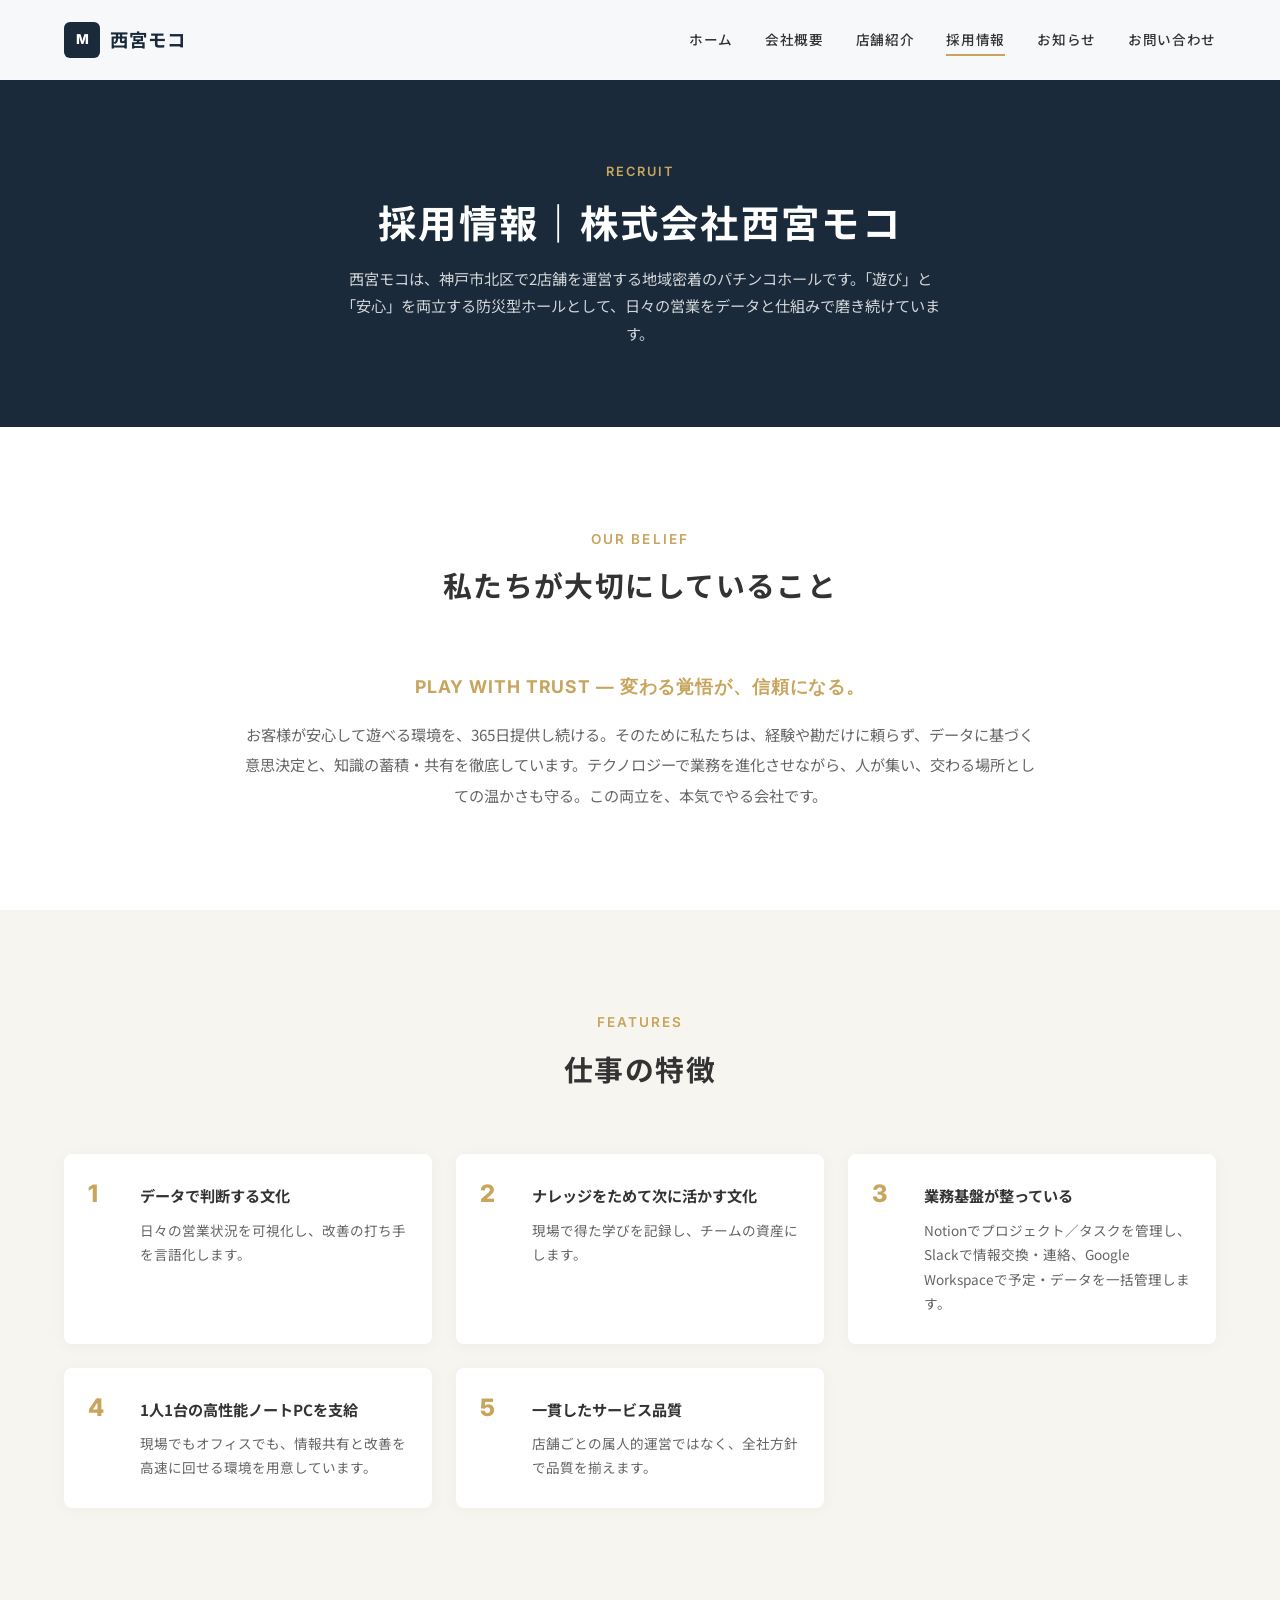
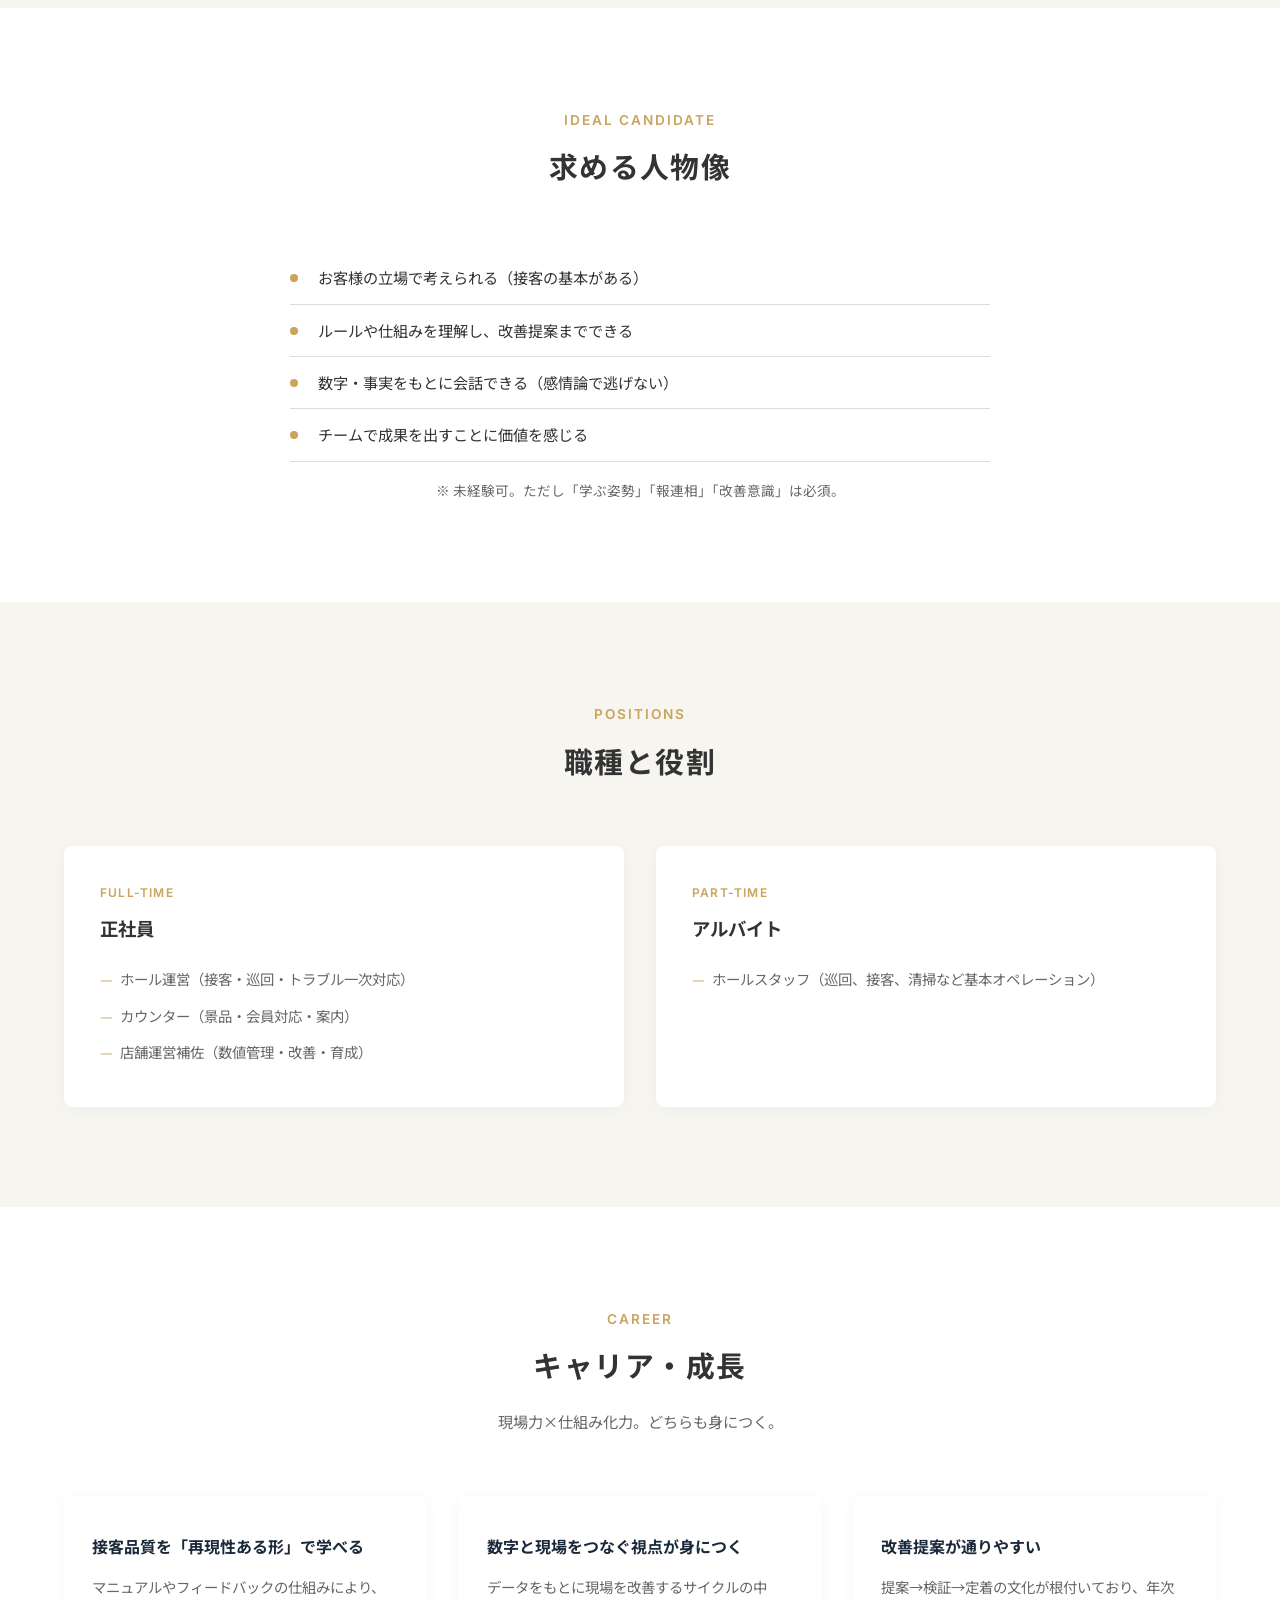
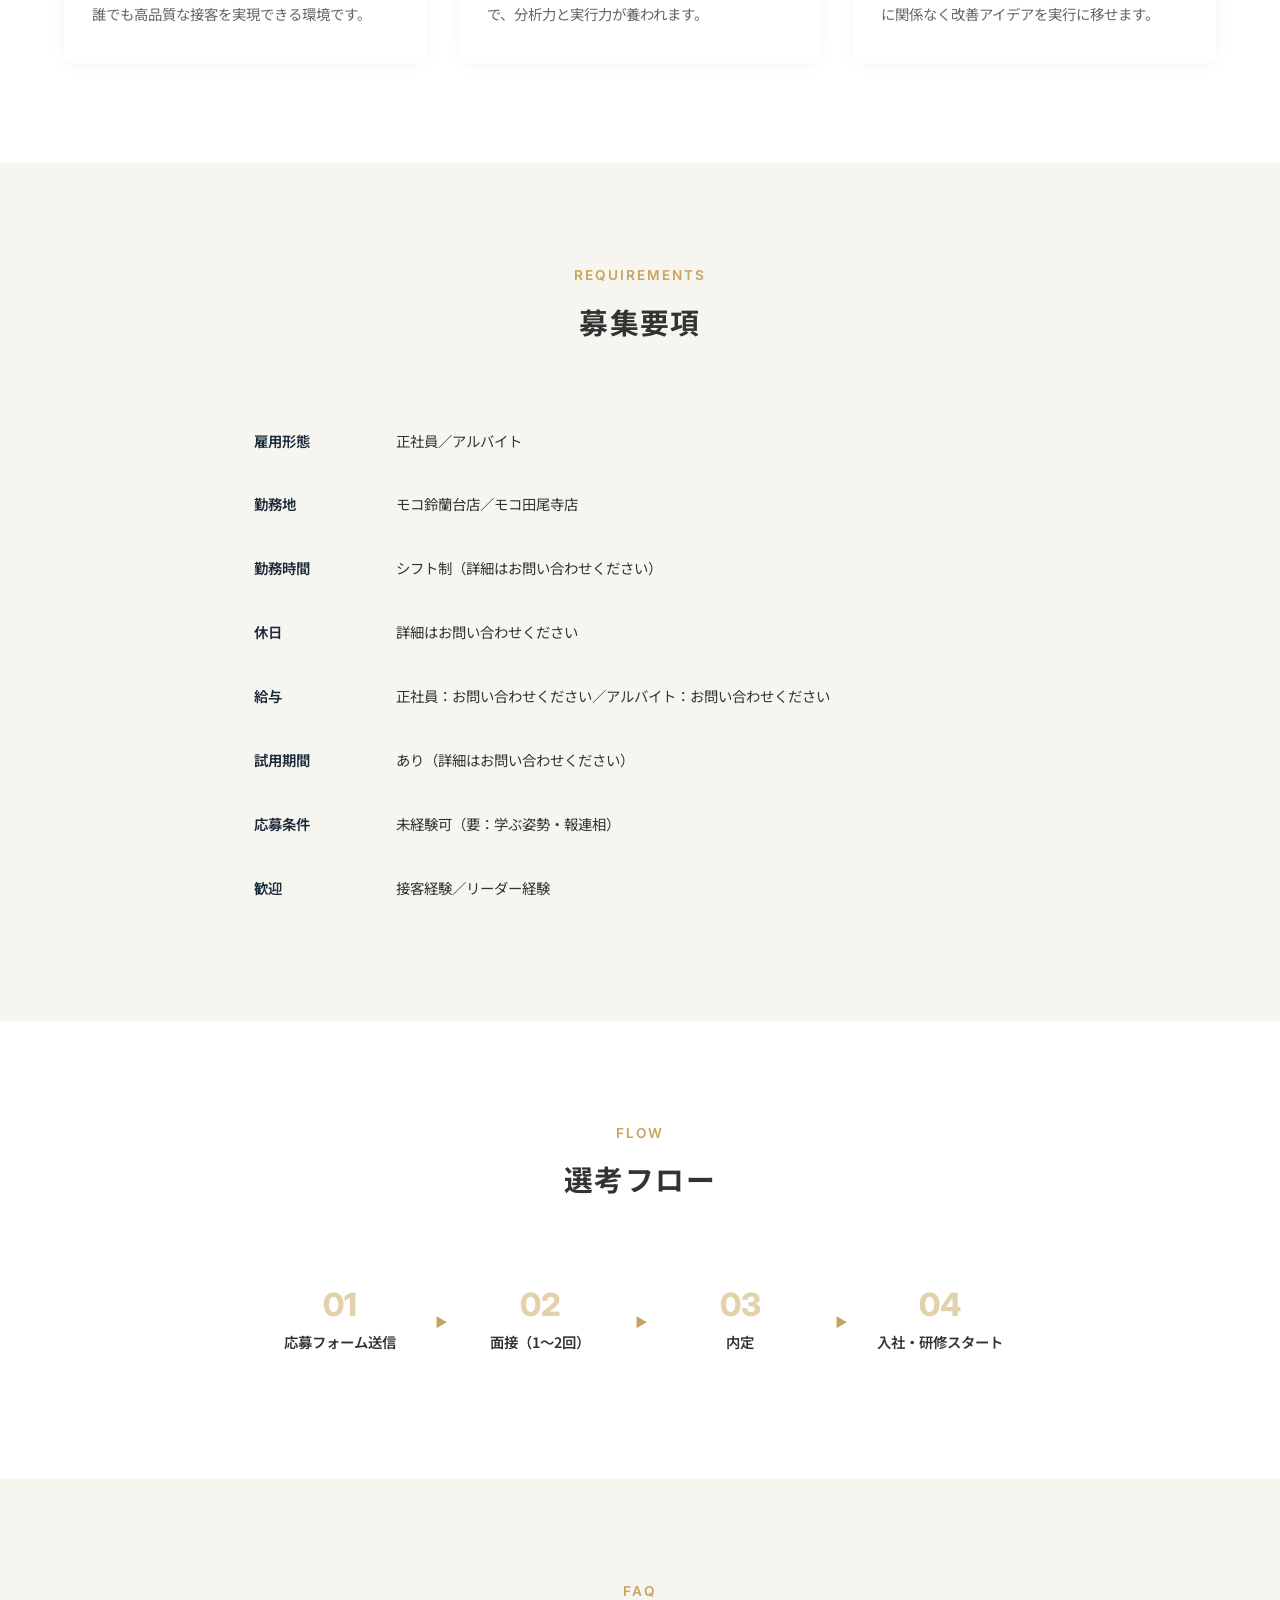
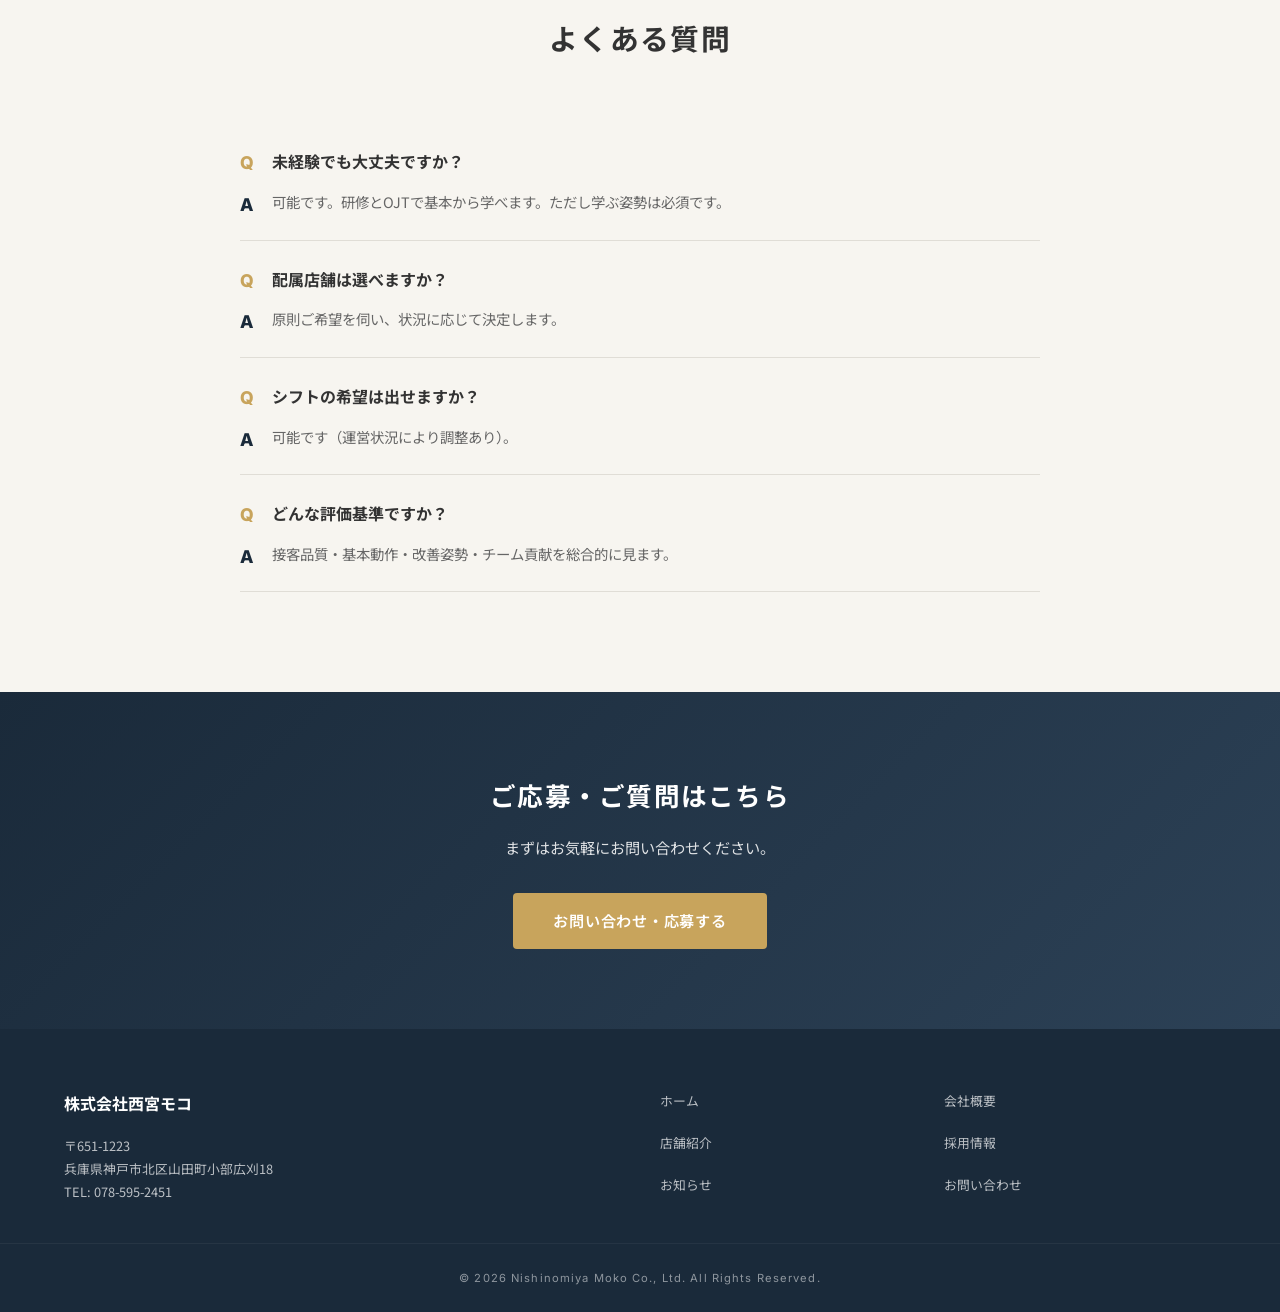
<file: recruit.html>
<!DOCTYPE html>
<html lang="ja">
<head>
  <meta charset="UTF-8">
  <meta name="viewport" content="width=device-width, initial-scale=1.0">
  <title>採用情報｜神戸市北区で働く｜株式会社西宮モコ</title>
  <meta name="description" content="西宮モコの採用情報。Notion×Slack×Google Workspaceで業務を仕組み化し、改善を回す文化。1人1台の高性能ノートPC支給。正社員・アルバイト募集中。">
  <meta property="og:title" content="採用情報｜神戸市北区で働く｜株式会社西宮モコ">
  <meta property="og:description" content="西宮モコの採用情報。Notion×Slack×Google Workspaceで業務を仕組み化。正社員・アルバイト募集中。">
  <meta property="og:type" content="website">
  <meta property="og:locale" content="ja_JP">
  <link rel="preconnect" href="https://fonts.googleapis.com">
  <link rel="preconnect" href="https://fonts.gstatic.com" crossorigin>
  <link href="https://fonts.googleapis.com/css2?family=Inter:wght@400;600;800&family=Noto+Sans+JP:wght@400;500;700&display=swap" rel="stylesheet">
  <link rel="stylesheet" href="css/style.css">
</head>
<body>

  <!-- Header -->
  <header class="header">
    <div class="header__inner">
      <div class="header__logo">
        <a href="index.html">
          <span class="header__logo-mark">M</span>
          西宮モコ
        </a>
      </div>
      <nav class="header__nav">
        <a href="index.html">ホーム</a>
        <a href="about.html">会社概要</a>
        <a href="shops.html">店舗紹介</a>
        <a href="recruit.html" class="is-active">採用情報</a>
        <a href="news.html">お知らせ</a>
        <a href="contact.html">お問い合わせ</a>
      </nav>
      <button class="header__hamburger" aria-label="メニュー" aria-expanded="false">
        <span></span><span></span><span></span>
      </button>
    </div>
  </header>

  <!-- Mobile Nav -->
  <nav class="mobile-nav">
    <a href="index.html">ホーム</a>
    <a href="about.html">会社概要</a>
    <a href="shops.html">店舗紹介</a>
    <a href="recruit.html">採用情報</a>
    <a href="news.html">お知らせ</a>
    <a href="contact.html">お問い合わせ</a>
  </nav>

  <!-- Page Hero -->
  <section class="page-hero">
    <p class="page-hero__en">Recruit</p>
    <h1 class="page-hero__title">採用情報｜株式会社西宮モコ</h1>
    <p class="page-hero__sub">西宮モコは、神戸市北区で2店舗を運営する地域密着のパチンコホールです。「遊び」と「安心」を両立する防災型ホールとして、日々の営業をデータと仕組みで磨き続けています。</p>
  </section>

  <!-- What we value -->
  <section class="section">
    <div class="container">
      <div class="section-header fade-in">
        <span class="section-header__en">Our Belief</span>
        <h2 class="section-header__title">私たちが大切にしていること</h2>
      </div>
      <div class="fade-in" style="max-width:800px; margin:0 auto; text-align:center;">
        <p style="font-family:var(--font-family-en); font-size:1.1rem; font-weight:700; color:var(--color-accent); margin-bottom:16px; letter-spacing:0.05em;">PLAY WITH TRUST — 変わる覚悟が、信頼になる。</p>
        <p style="font-size:0.95rem; line-height:2; color:var(--color-text-light);">お客様が安心して遊べる環境を、365日提供し続ける。そのために私たちは、経験や勘だけに頼らず、データに基づく意思決定と、知識の蓄積・共有を徹底しています。テクノロジーで業務を進化させながら、人が集い、交わる場所としての温かさも守る。この両立を、本気でやる会社です。</p>
      </div>
    </div>
  </section>

  <!-- Work Features -->
  <section class="section section--alt">
    <div class="container">
      <div class="section-header fade-in">
        <span class="section-header__en">Features</span>
        <h2 class="section-header__title">仕事の特徴</h2>
      </div>
      <div class="recruit-features fade-in">
        <div class="recruit-feature">
          <div class="recruit-feature__num">1</div>
          <div>
            <h3 class="recruit-feature__title">データで判断する文化</h3>
            <p class="recruit-feature__text">日々の営業状況を可視化し、改善の打ち手を言語化します。</p>
          </div>
        </div>
        <div class="recruit-feature">
          <div class="recruit-feature__num">2</div>
          <div>
            <h3 class="recruit-feature__title">ナレッジをためて次に活かす文化</h3>
            <p class="recruit-feature__text">現場で得た学びを記録し、チームの資産にします。</p>
          </div>
        </div>
        <div class="recruit-feature">
          <div class="recruit-feature__num">3</div>
          <div>
            <h3 class="recruit-feature__title">業務基盤が整っている</h3>
            <p class="recruit-feature__text">Notionでプロジェクト／タスクを管理し、Slackで情報交換・連絡、Google Workspaceで予定・データを一括管理します。</p>
          </div>
        </div>
        <div class="recruit-feature">
          <div class="recruit-feature__num">4</div>
          <div>
            <h3 class="recruit-feature__title">1人1台の高性能ノートPCを支給</h3>
            <p class="recruit-feature__text">現場でもオフィスでも、情報共有と改善を高速に回せる環境を用意しています。</p>
          </div>
        </div>
        <div class="recruit-feature">
          <div class="recruit-feature__num">5</div>
          <div>
            <h3 class="recruit-feature__title">一貫したサービス品質</h3>
            <p class="recruit-feature__text">店舗ごとの属人的運営ではなく、全社方針で品質を揃えます。</p>
          </div>
        </div>
      </div>
    </div>
  </section>

  <!-- Persona -->
  <section class="section">
    <div class="container">
      <div class="section-header fade-in">
        <span class="section-header__en">Ideal Candidate</span>
        <h2 class="section-header__title">求める人物像</h2>
      </div>
      <ul class="persona-list fade-in">
        <li>お客様の立場で考えられる（接客の基本がある）</li>
        <li>ルールや仕組みを理解し、改善提案までできる</li>
        <li>数字・事実をもとに会話できる（感情論で逃げない）</li>
        <li>チームで成果を出すことに価値を感じる</li>
      </ul>
      <p class="persona-note fade-in">※ 未経験可。ただし「学ぶ姿勢」「報連相」「改善意識」は必須。</p>
    </div>
  </section>

  <!-- Job Types -->
  <section class="section section--alt">
    <div class="container">
      <div class="section-header fade-in">
        <span class="section-header__en">Positions</span>
        <h2 class="section-header__title">職種と役割</h2>
      </div>
      <div class="job-grid fade-in">
        <div class="job-card">
          <p class="job-card__type">Full-time</p>
          <h3 class="job-card__title">正社員</h3>
          <ul class="job-card__roles">
            <li>ホール運営（接客・巡回・トラブル一次対応）</li>
            <li>カウンター（景品・会員対応・案内）</li>
            <li>店舗運営補佐（数値管理・改善・育成）</li>
          </ul>
        </div>
        <div class="job-card">
          <p class="job-card__type">Part-time</p>
          <h3 class="job-card__title">アルバイト</h3>
          <ul class="job-card__roles">
            <li>ホールスタッフ（巡回、接客、清掃など基本オペレーション）</li>
          </ul>
        </div>
      </div>
    </div>
  </section>

  <!-- Career -->
  <section class="section">
    <div class="container">
      <div class="section-header fade-in">
        <span class="section-header__en">Career</span>
        <h2 class="section-header__title">キャリア・成長</h2>
        <p class="section-header__sub">現場力×仕組み化力。どちらも身につく。</p>
      </div>
      <div class="feature-list fade-in">
        <div class="feature-item">
          <h3 class="feature-item__title">接客品質を「再現性ある形」で学べる</h3>
          <p class="feature-item__text">マニュアルやフィードバックの仕組みにより、誰でも高品質な接客を実現できる環境です。</p>
        </div>
        <div class="feature-item">
          <h3 class="feature-item__title">数字と現場をつなぐ視点が身につく</h3>
          <p class="feature-item__text">データをもとに現場を改善するサイクルの中で、分析力と実行力が養われます。</p>
        </div>
        <div class="feature-item">
          <h3 class="feature-item__title">改善提案が通りやすい</h3>
          <p class="feature-item__text">提案→検証→定着の文化が根付いており、年次に関係なく改善アイデアを実行に移せます。</p>
        </div>
      </div>
    </div>
  </section>

  <!-- Requirements -->
  <section class="section section--alt" id="requirements">
    <div class="container">
      <div class="section-header fade-in">
        <span class="section-header__en">Requirements</span>
        <h2 class="section-header__title">募集要項</h2>
      </div>
      <table class="recruit-table fade-in">
        <tr><th>雇用形態</th><td>正社員／アルバイト</td></tr>
        <tr><th>勤務地</th><td>モコ鈴蘭台店／モコ田尾寺店</td></tr>
        <tr><th>勤務時間</th><td>シフト制（詳細はお問い合わせください）</td></tr>
        <tr><th>休日</th><td>詳細はお問い合わせください</td></tr>
        <tr><th>給与</th><td>正社員：お問い合わせください／アルバイト：お問い合わせください</td></tr>
        <tr><th>試用期間</th><td>あり（詳細はお問い合わせください）</td></tr>
        <tr><th>応募条件</th><td>未経験可（要：学ぶ姿勢・報連相）</td></tr>
        <tr><th>歓迎</th><td>接客経験／リーダー経験</td></tr>
      </table>
    </div>
  </section>

  <!-- Flow -->
  <section class="section">
    <div class="container">
      <div class="section-header fade-in">
        <span class="section-header__en">Flow</span>
        <h2 class="section-header__title">選考フロー</h2>
      </div>
      <div class="flow-list fade-in">
        <div class="flow-item">
          <div class="flow-item__num">01</div>
          <div class="flow-item__label">応募フォーム送信</div>
        </div>
        <div class="flow-item">
          <div class="flow-item__num">02</div>
          <div class="flow-item__label">面接（1〜2回）</div>
        </div>
        <div class="flow-item">
          <div class="flow-item__num">03</div>
          <div class="flow-item__label">内定</div>
        </div>
        <div class="flow-item">
          <div class="flow-item__num">04</div>
          <div class="flow-item__label">入社・研修スタート</div>
        </div>
      </div>
    </div>
  </section>

  <!-- FAQ -->
  <section class="section section--alt">
    <div class="container">
      <div class="section-header fade-in">
        <span class="section-header__en">FAQ</span>
        <h2 class="section-header__title">よくある質問</h2>
      </div>
      <div class="faq-list fade-in">
        <div class="faq-item">
          <div class="faq-item__q">未経験でも大丈夫ですか？</div>
          <div class="faq-item__a">可能です。研修とOJTで基本から学べます。ただし学ぶ姿勢は必須です。</div>
        </div>
        <div class="faq-item">
          <div class="faq-item__q">配属店舗は選べますか？</div>
          <div class="faq-item__a">原則ご希望を伺い、状況に応じて決定します。</div>
        </div>
        <div class="faq-item">
          <div class="faq-item__q">シフトの希望は出せますか？</div>
          <div class="faq-item__a">可能です（運営状況により調整あり）。</div>
        </div>
        <div class="faq-item">
          <div class="faq-item__q">どんな評価基準ですか？</div>
          <div class="faq-item__a">接客品質・基本動作・改善姿勢・チーム貢献を総合的に見ます。</div>
        </div>
      </div>
    </div>
  </section>

  <!-- CTA -->
  <section class="cta-banner fade-in">
    <h2 class="cta-banner__title">ご応募・ご質問はこちら</h2>
    <p class="cta-banner__text">まずはお気軽にお問い合わせください。</p>
    <div class="btn-group btn-group--center">
      <a href="contact.html" class="btn btn--primary">お問い合わせ・応募する</a>
    </div>
  </section>

  <!-- Footer -->
  <footer class="footer">
    <div class="footer__inner">
      <div>
        <div class="footer__brand">株式会社西宮モコ</div>
        <address class="footer__address">
          〒651-1223<br>
          兵庫県神戸市北区山田町小部広刈18<br>
          TEL: 078-595-2451
        </address>
      </div>
      <nav class="footer__nav">
        <a href="index.html">ホーム</a>
        <a href="about.html">会社概要</a>
        <a href="shops.html">店舗紹介</a>
        <a href="recruit.html">採用情報</a>
        <a href="news.html">お知らせ</a>
        <a href="contact.html">お問い合わせ</a>
      </nav>
    </div>
    <div class="footer__bottom">
      &copy; 2026 Nishinomiya Moko Co., Ltd. All Rights Reserved.
    </div>
  </footer>

  <script src="js/main.js"></script>
</body>
</html>
</file>
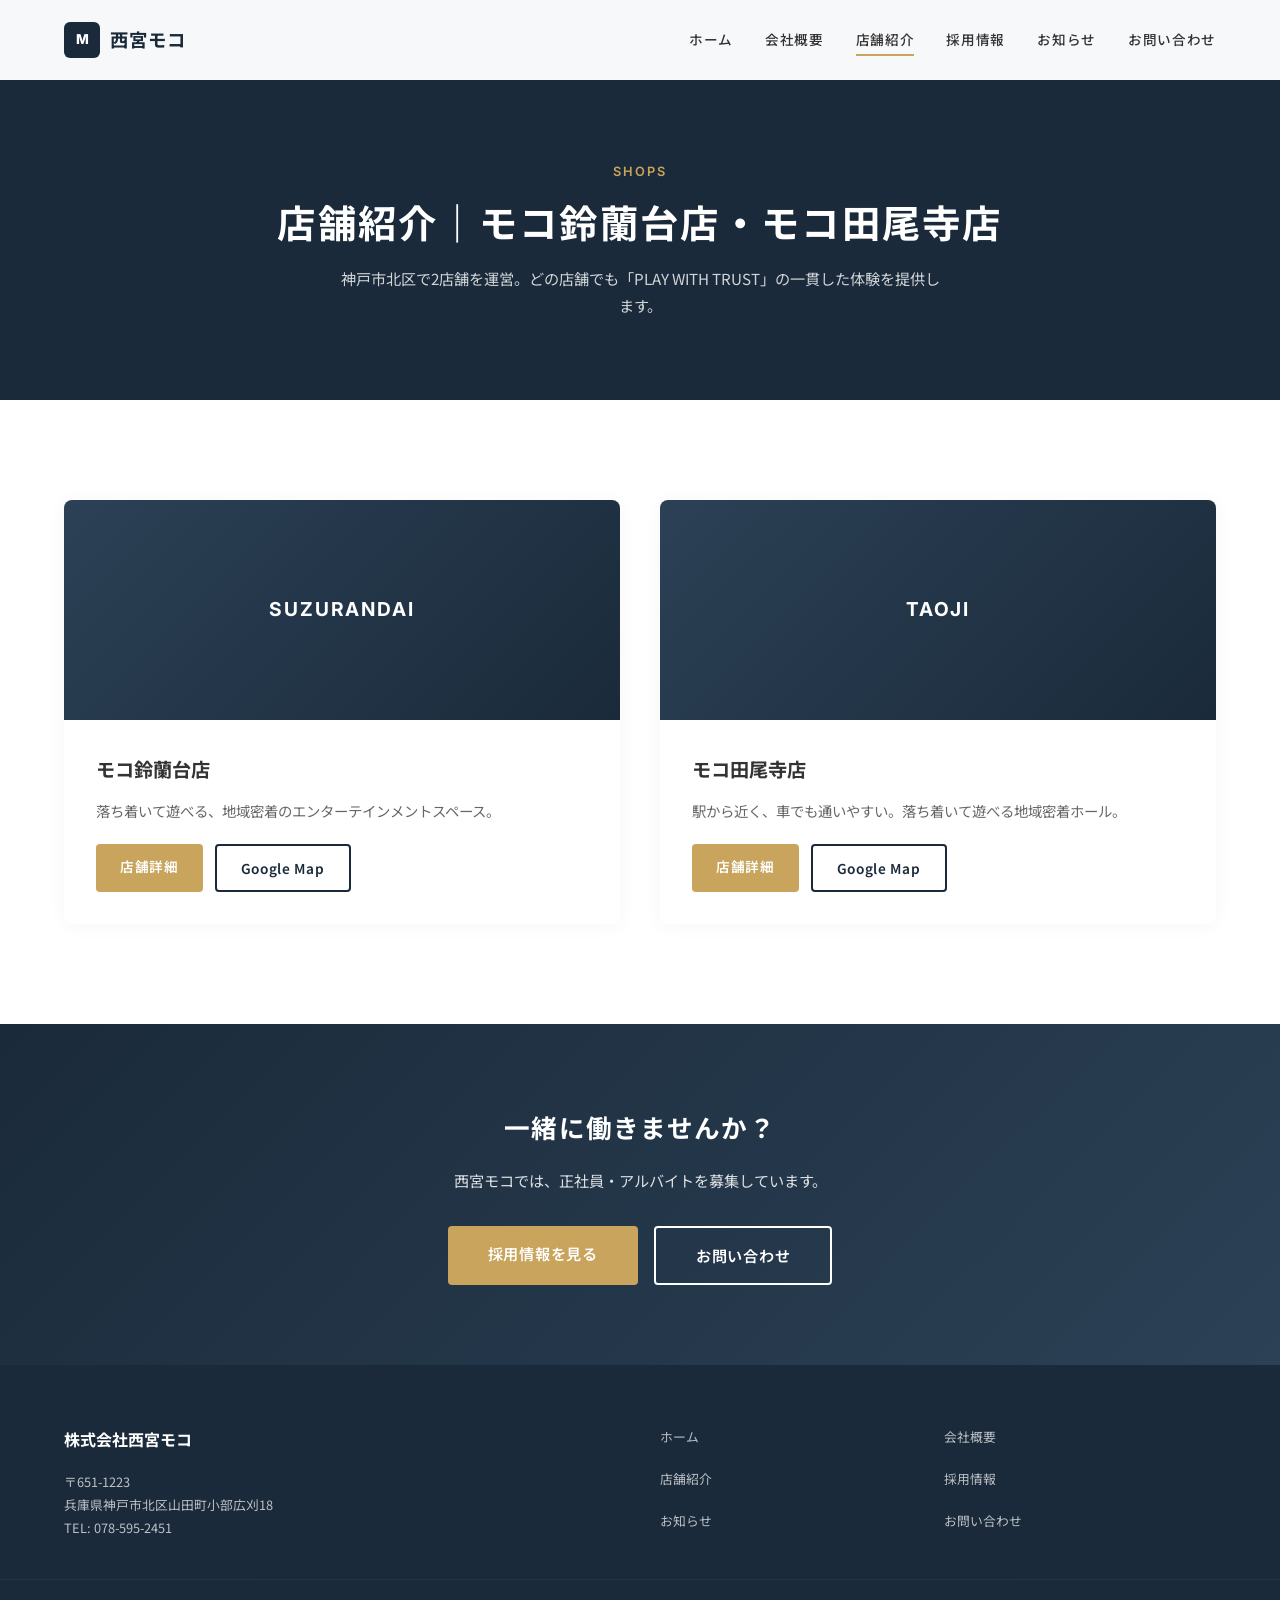
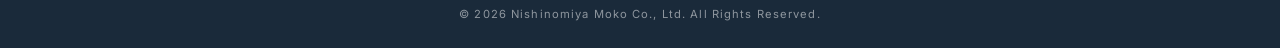
<file: shops.html>
<!DOCTYPE html>
<html lang="ja">
<head>
  <meta charset="UTF-8">
  <meta name="viewport" content="width=device-width, initial-scale=1.0">
  <title>店舗紹介｜モコ鈴蘭台店・モコ田尾寺店｜神戸市北区のパチンコホール</title>
  <meta name="description" content="神戸市北区のパチンコホール「モコ鈴蘭台店」「モコ田尾寺店」の店舗情報・アクセス・写真をご案内。どの店舗でも一貫した遊技環境を提供します。">
  <meta property="og:title" content="店舗紹介｜モコ鈴蘭台店・モコ田尾寺店｜神戸市北区のパチンコホール">
  <meta property="og:description" content="神戸市北区のパチンコホール「モコ鈴蘭台店」「モコ田尾寺店」の店舗情報・アクセスをご案内。">
  <meta property="og:type" content="website">
  <meta property="og:locale" content="ja_JP">
  <link rel="preconnect" href="https://fonts.googleapis.com">
  <link rel="preconnect" href="https://fonts.gstatic.com" crossorigin>
  <link href="https://fonts.googleapis.com/css2?family=Inter:wght@400;600;800&family=Noto+Sans+JP:wght@400;500;700&display=swap" rel="stylesheet">
  <link rel="stylesheet" href="css/style.css">
</head>
<body>

  <!-- Header -->
  <header class="header">
    <div class="header__inner">
      <div class="header__logo">
        <a href="index.html">
          <span class="header__logo-mark">M</span>
          西宮モコ
        </a>
      </div>
      <nav class="header__nav">
        <a href="index.html">ホーム</a>
        <a href="about.html">会社概要</a>
        <a href="shops.html" class="is-active">店舗紹介</a>
        <a href="recruit.html">採用情報</a>
        <a href="news.html">お知らせ</a>
        <a href="contact.html">お問い合わせ</a>
      </nav>
      <button class="header__hamburger" aria-label="メニュー" aria-expanded="false">
        <span></span><span></span><span></span>
      </button>
    </div>
  </header>

  <!-- Mobile Nav -->
  <nav class="mobile-nav">
    <a href="index.html">ホーム</a>
    <a href="about.html">会社概要</a>
    <a href="shops.html">店舗紹介</a>
    <a href="recruit.html">採用情報</a>
    <a href="news.html">お知らせ</a>
    <a href="contact.html">お問い合わせ</a>
  </nav>

  <!-- Page Hero -->
  <section class="page-hero">
    <p class="page-hero__en">Shops</p>
    <h1 class="page-hero__title">店舗紹介｜モコ鈴蘭台店・モコ田尾寺店</h1>
    <p class="page-hero__sub">神戸市北区で2店舗を運営。どの店舗でも「PLAY WITH TRUST」の一貫した体験を提供します。</p>
  </section>

  <!-- Shop Cards -->
  <section class="section">
    <div class="container">
      <div class="shop-cards fade-in">
        <div class="shop-card">
          <div class="shop-card__img" role="img" aria-label="モコ鈴蘭台店の外観（神戸市北区）">SUZURANDAI</div>
          <div class="shop-card__body">
            <h2 class="shop-card__name">モコ鈴蘭台店</h2>
            <p class="shop-card__desc">落ち着いて遊べる、地域密着のエンターテインメントスペース。</p>
            <div class="shop-card__links">
              <a href="shops/suzurandai.html" class="btn btn--primary btn--small">店舗詳細</a>
              <a href="https://maps.google.co.jp/?q=兵庫県神戸市北区山田町小部広刈18" target="_blank" rel="noopener" class="btn btn--outline btn--small">Google Map</a>
            </div>
          </div>
        </div>
        <div class="shop-card">
          <div class="shop-card__img" role="img" aria-label="モコ田尾寺店の外観（神戸市北区）">TAOJI</div>
          <div class="shop-card__body">
            <h2 class="shop-card__name">モコ田尾寺店</h2>
            <p class="shop-card__desc">駅から近く、車でも通いやすい。落ち着いて遊べる地域密着ホール。</p>
            <div class="shop-card__links">
              <a href="shops/taoji.html" class="btn btn--primary btn--small">店舗詳細</a>
              <a href="https://maps.google.co.jp/?q=兵庫県神戸市北区有野町有野3494-1" target="_blank" rel="noopener" class="btn btn--outline btn--small">Google Map</a>
            </div>
          </div>
        </div>
      </div>
    </div>
  </section>

  <!-- CTA -->
  <section class="cta-banner fade-in">
    <h2 class="cta-banner__title">一緒に働きませんか？</h2>
    <p class="cta-banner__text">西宮モコでは、正社員・アルバイトを募集しています。</p>
    <div class="btn-group btn-group--center">
      <a href="recruit.html" class="btn btn--primary">採用情報を見る</a>
      <a href="contact.html" class="btn btn--outline-white">お問い合わせ</a>
    </div>
  </section>

  <!-- Footer -->
  <footer class="footer">
    <div class="footer__inner">
      <div>
        <div class="footer__brand">株式会社西宮モコ</div>
        <address class="footer__address">
          〒651-1223<br>
          兵庫県神戸市北区山田町小部広刈18<br>
          TEL: 078-595-2451
        </address>
      </div>
      <nav class="footer__nav">
        <a href="index.html">ホーム</a>
        <a href="about.html">会社概要</a>
        <a href="shops.html">店舗紹介</a>
        <a href="recruit.html">採用情報</a>
        <a href="news.html">お知らせ</a>
        <a href="contact.html">お問い合わせ</a>
      </nav>
    </div>
    <div class="footer__bottom">
      &copy; 2026 Nishinomiya Moko Co., Ltd. All Rights Reserved.
    </div>
  </footer>

  <script src="js/main.js"></script>
</body>
</html>
</file>
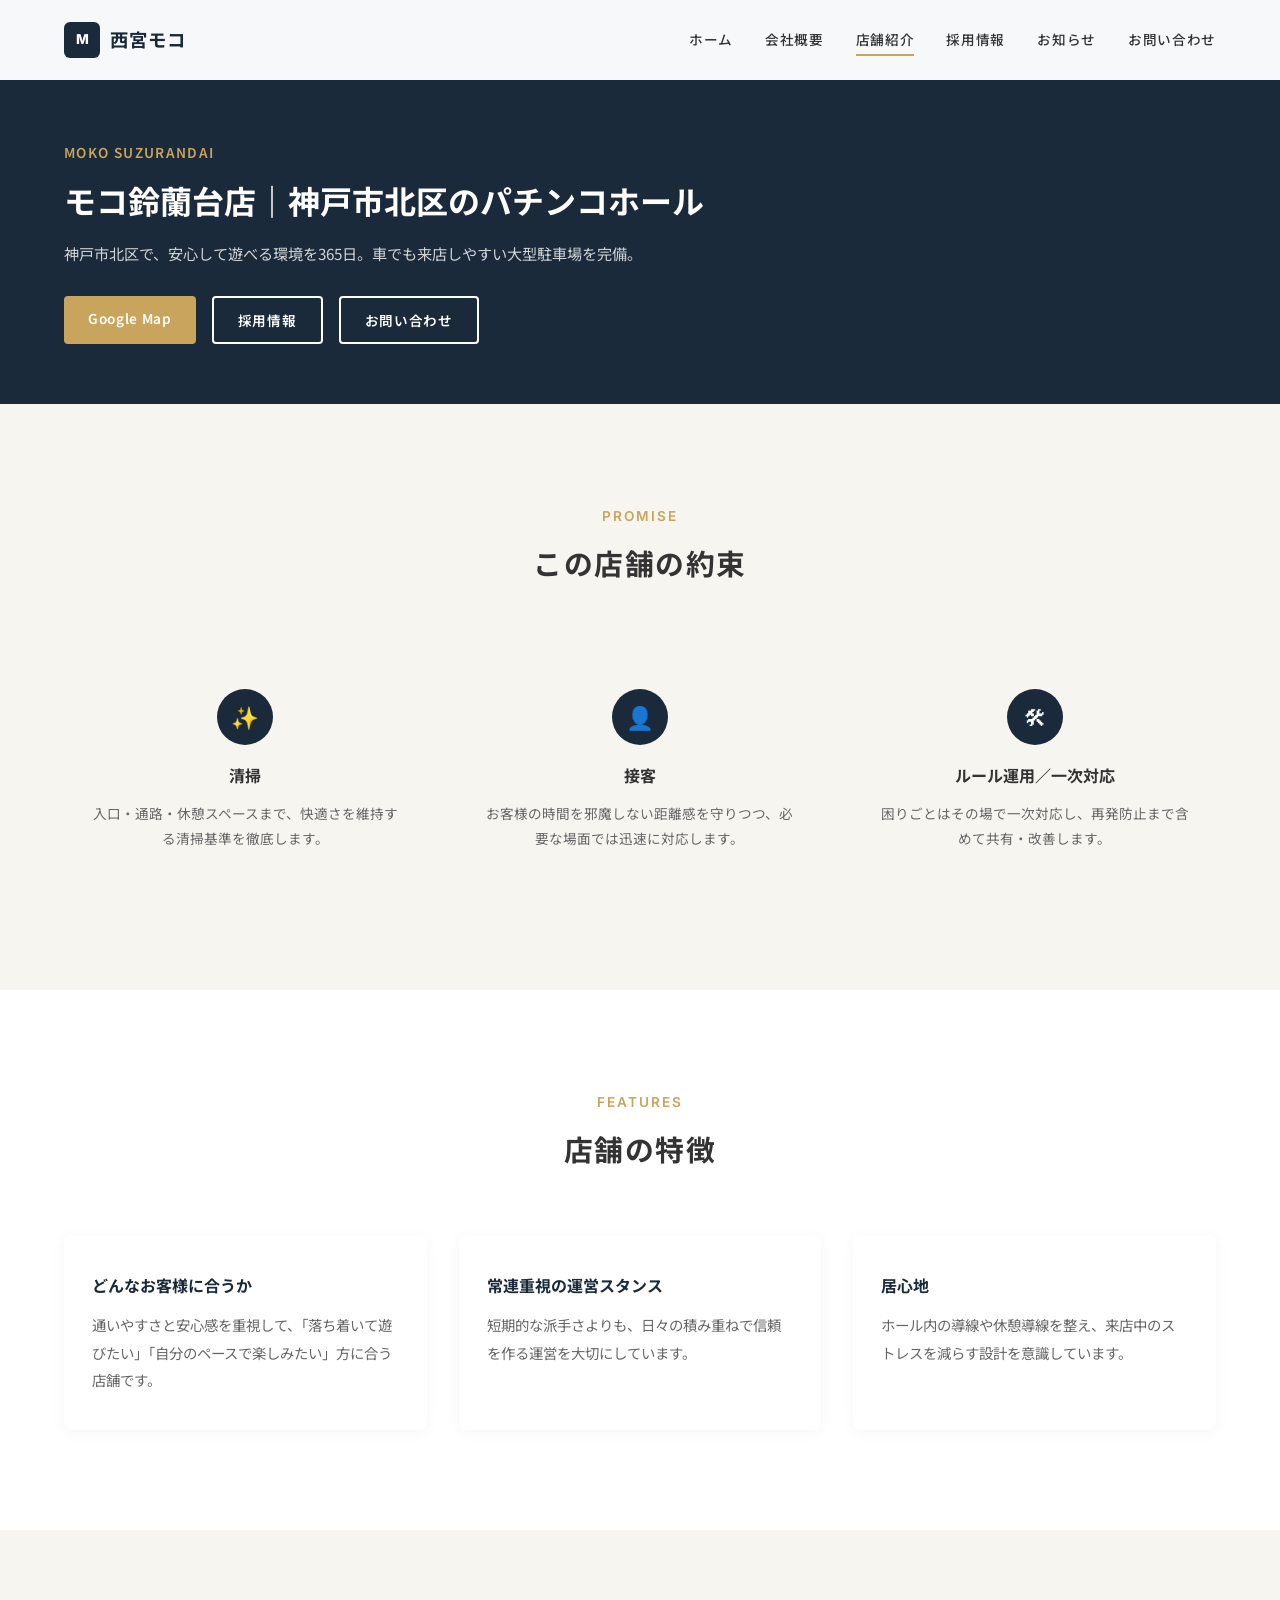
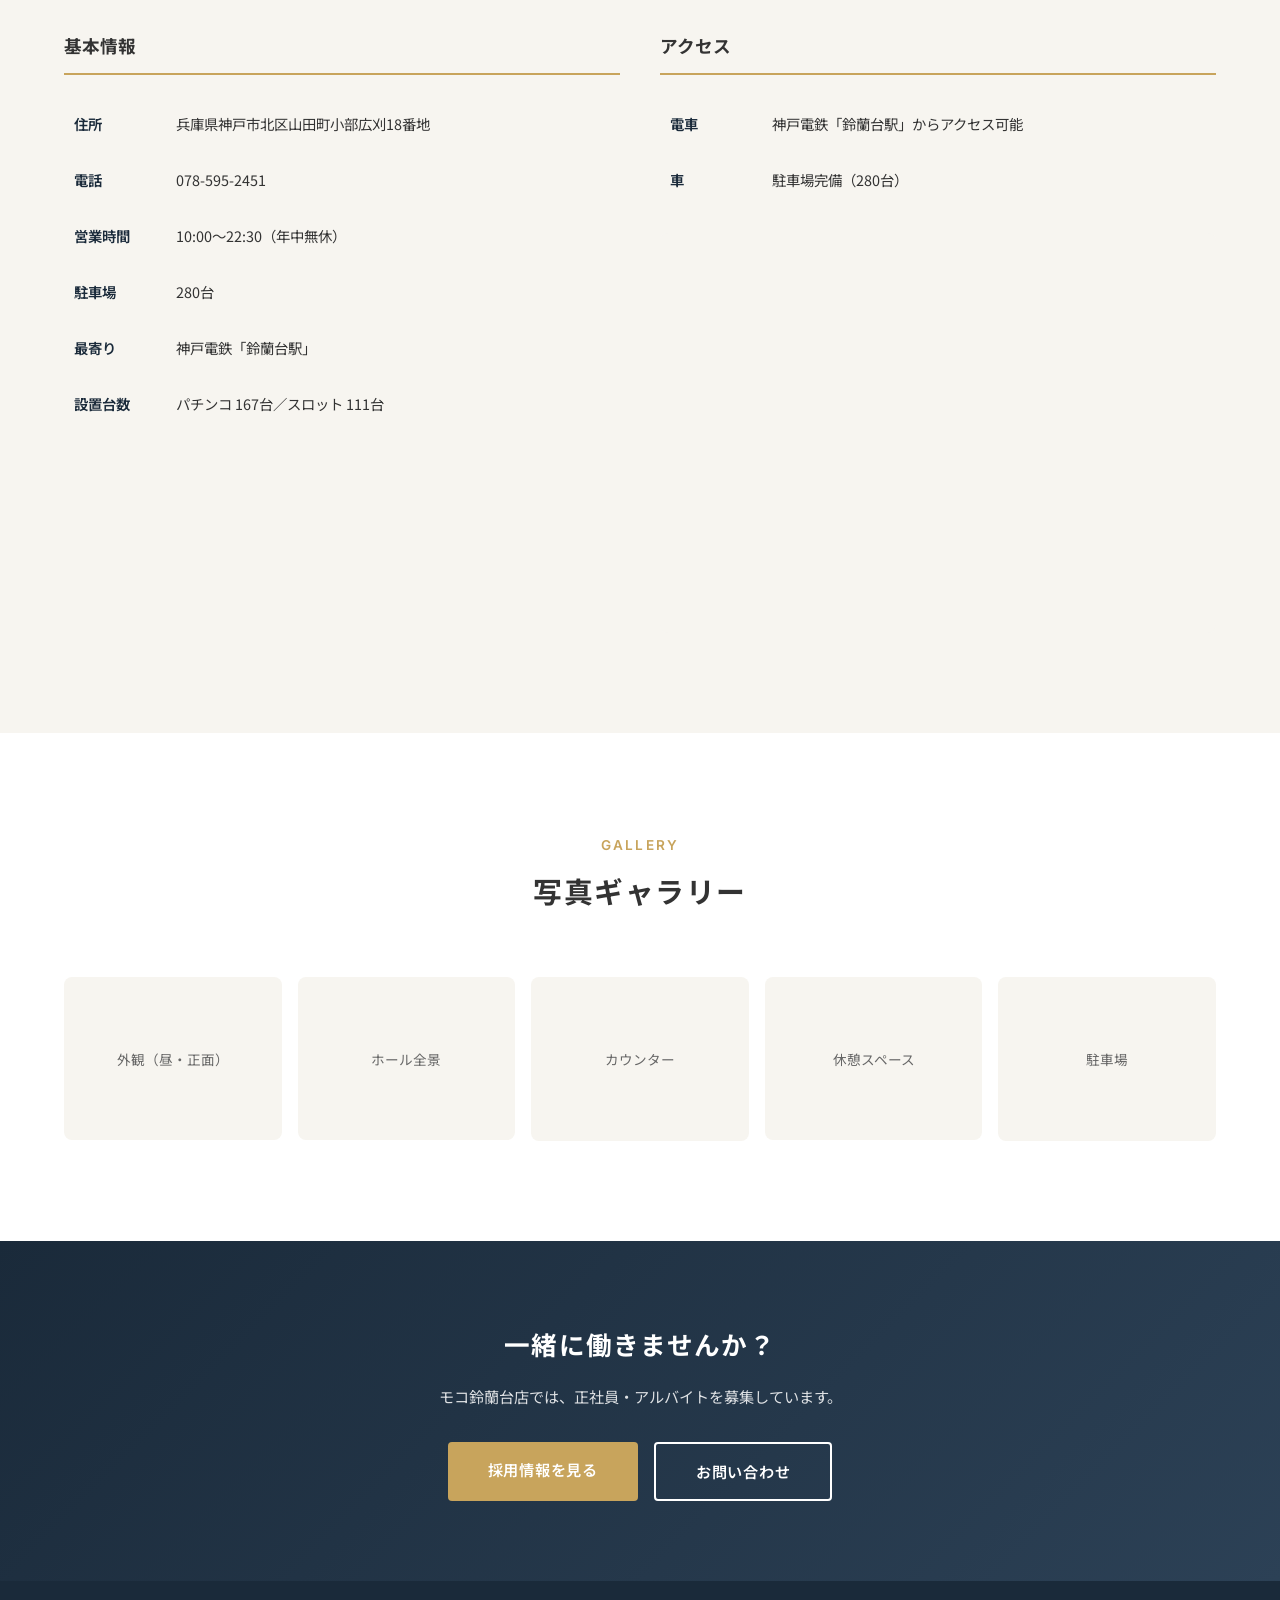
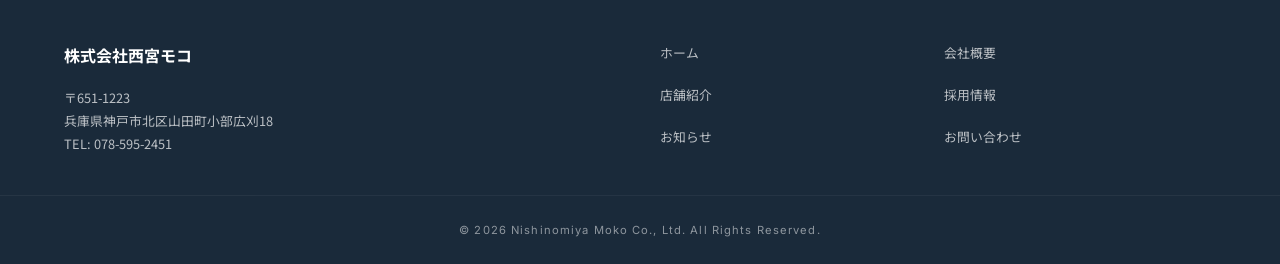
<file: shops/suzurandai.html>
<!DOCTYPE html>
<html lang="ja">
<head>
  <meta charset="UTF-8">
  <meta name="viewport" content="width=device-width, initial-scale=1.0">
  <title>モコ鈴蘭台店｜神戸市北区 鈴蘭台のパチンコホール｜株式会社西宮モコ</title>
  <meta name="description" content="神戸市北区のパチンコホール「モコ鈴蘭台店」。アクセス、営業時間、駐車場、店内写真、店舗の特徴をご紹介。安心して遊べる環境を365日提供します。">
  <meta property="og:title" content="モコ鈴蘭台店｜神戸市北区 鈴蘭台のパチンコホール｜株式会社西宮モコ">
  <meta property="og:description" content="神戸市北区のパチンコホール「モコ鈴蘭台店」。アクセス、営業時間、駐車場、店舗の特徴をご紹介。">
  <meta property="og:type" content="website">
  <meta property="og:locale" content="ja_JP">
  <link rel="preconnect" href="https://fonts.googleapis.com">
  <link rel="preconnect" href="https://fonts.gstatic.com" crossorigin>
  <link href="https://fonts.googleapis.com/css2?family=Inter:wght@400;600;800&family=Noto+Sans+JP:wght@400;500;700&display=swap" rel="stylesheet">
  <link rel="stylesheet" href="../css/style.css">
</head>
<body>

  <!-- Header -->
  <header class="header">
    <div class="header__inner">
      <div class="header__logo">
        <a href="../index.html">
          <span class="header__logo-mark">M</span>
          西宮モコ
        </a>
      </div>
      <nav class="header__nav">
        <a href="../index.html">ホーム</a>
        <a href="../about.html">会社概要</a>
        <a href="../shops.html" class="is-active">店舗紹介</a>
        <a href="../recruit.html">採用情報</a>
        <a href="../news.html">お知らせ</a>
        <a href="../contact.html">お問い合わせ</a>
      </nav>
      <button class="header__hamburger" aria-label="メニュー" aria-expanded="false">
        <span></span><span></span><span></span>
      </button>
    </div>
  </header>

  <!-- Mobile Nav -->
  <nav class="mobile-nav">
    <a href="../index.html">ホーム</a>
    <a href="../about.html">会社概要</a>
    <a href="../shops.html">店舗紹介</a>
    <a href="../recruit.html">採用情報</a>
    <a href="../news.html">お知らせ</a>
    <a href="../contact.html">お問い合わせ</a>
  </nav>

  <!-- Shop Detail Hero -->
  <section class="shop-detail-hero">
    <div class="shop-detail-hero__inner">
      <p class="shop-detail-hero__name">MOKO SUZURANDAI</p>
      <h1 class="shop-detail-hero__catch">モコ鈴蘭台店｜神戸市北区のパチンコホール</h1>
      <p class="shop-detail-hero__sub">神戸市北区で、安心して遊べる環境を365日。車でも来店しやすい大型駐車場を完備。</p>
      <div class="btn-group">
        <a href="https://maps.google.co.jp/?q=兵庫県神戸市北区山田町小部広刈18" target="_blank" rel="noopener" class="btn btn--primary btn--small">Google Map</a>
        <a href="../recruit.html" class="btn btn--outline-white btn--small">採用情報</a>
        <a href="../contact.html" class="btn btn--outline-white btn--small">お問い合わせ</a>
      </div>
    </div>
  </section>

  <!-- Promise -->
  <section class="section section--alt">
    <div class="container">
      <div class="section-header fade-in">
        <span class="section-header__en">Promise</span>
        <h2 class="section-header__title">この店舗の約束</h2>
      </div>
      <div class="promise-list fade-in">
        <div class="promise-item">
          <div class="promise-item__icon" aria-hidden="true">&#10024;</div>
          <h3 class="promise-item__title">清掃</h3>
          <p class="promise-item__text">入口・通路・休憩スペースまで、快適さを維持する清掃基準を徹底します。</p>
        </div>
        <div class="promise-item">
          <div class="promise-item__icon" aria-hidden="true">&#128100;</div>
          <h3 class="promise-item__title">接客</h3>
          <p class="promise-item__text">お客様の時間を邪魔しない距離感を守りつつ、必要な場面では迅速に対応します。</p>
        </div>
        <div class="promise-item">
          <div class="promise-item__icon" aria-hidden="true">&#128736;</div>
          <h3 class="promise-item__title">ルール運用／一次対応</h3>
          <p class="promise-item__text">困りごとはその場で一次対応し、再発防止まで含めて共有・改善します。</p>
        </div>
      </div>
    </div>
  </section>

  <!-- Features -->
  <section class="section">
    <div class="container">
      <div class="section-header fade-in">
        <span class="section-header__en">Features</span>
        <h2 class="section-header__title">店舗の特徴</h2>
      </div>
      <div class="feature-list fade-in">
        <div class="feature-item">
          <h3 class="feature-item__title">どんなお客様に合うか</h3>
          <p class="feature-item__text">通いやすさと安心感を重視して、「落ち着いて遊びたい」「自分のペースで楽しみたい」方に合う店舗です。</p>
        </div>
        <div class="feature-item">
          <h3 class="feature-item__title">常連重視の運営スタンス</h3>
          <p class="feature-item__text">短期的な派手さよりも、日々の積み重ねで信頼を作る運営を大切にしています。</p>
        </div>
        <div class="feature-item">
          <h3 class="feature-item__title">居心地</h3>
          <p class="feature-item__text">ホール内の導線や休憩導線を整え、来店中のストレスを減らす設計を意識しています。</p>
        </div>
      </div>
    </div>
  </section>

  <!-- Info -->
  <section class="section section--alt">
    <div class="container">
      <div class="info-grid fade-in">
        <div class="info-block">
          <h2 class="info-block__title">基本情報</h2>
          <table class="info-table">
            <tr><th>住所</th><td>兵庫県神戸市北区山田町小部広刈18番地</td></tr>
            <tr><th>電話</th><td>078-595-2451</td></tr>
            <tr><th>営業時間</th><td>10:00〜22:30（年中無休）</td></tr>
            <tr><th>駐車場</th><td>280台</td></tr>
            <tr><th>最寄り</th><td>神戸電鉄「鈴蘭台駅」</td></tr>
            <tr><th>設置台数</th><td>パチンコ 167台／スロット 111台</td></tr>
          </table>
        </div>
        <div class="info-block">
          <h2 class="info-block__title">アクセス</h2>
          <table class="info-table">
            <tr><th>電車</th><td>神戸電鉄「鈴蘭台駅」からアクセス可能</td></tr>
            <tr><th>車</th><td>駐車場完備（280台）</td></tr>
          </table>
          <div class="map-container" style="margin-top:24px;">
            <iframe
              src="https://www.google.com/maps/embed?pb=!1m18!1m12!1m3!1d3279.5!2d135.12!3d34.72!2m3!1f0!2f0!3f0!3m2!1i1024!2i768!4f13.1!3m3!1m2!1s0x0%3A0x0!2z5YW15bqr55yM56We5oi45biC5YyX5Yy65bGx55Sw55S65bCP6YOo5bqD5YiI!5e0!3m2!1sja!2sjp!4v1"
              allowfullscreen=""
              loading="lazy"
              referrerpolicy="no-referrer-when-downgrade"
              title="モコ鈴蘭台店 地図"></iframe>
          </div>
        </div>
      </div>
    </div>
  </section>

  <!-- Gallery Placeholder -->
  <section class="section">
    <div class="container">
      <div class="section-header fade-in">
        <span class="section-header__en">Gallery</span>
        <h2 class="section-header__title">写真ギャラリー</h2>
      </div>
      <div class="feature-list fade-in" style="grid-template-columns: repeat(auto-fit, minmax(200px, 1fr)); gap: 16px;">
        <div style="aspect-ratio:4/3; background:var(--color-bg-alt); border-radius:8px; display:flex; align-items:center; justify-content:center; color:var(--color-text-light); font-size:0.85rem;">外観（昼・正面）</div>
        <div style="aspect-ratio:4/3; background:var(--color-bg-alt); border-radius:8px; display:flex; align-items:center; justify-content:center; color:var(--color-text-light); font-size:0.85rem;">ホール全景</div>
        <div style="aspect-ratio:4/3; background:var(--color-bg-alt); border-radius:8px; display:flex; align-items:center; justify-content:center; color:var(--color-text-light); font-size:0.85rem;">カウンター</div>
        <div style="aspect-ratio:4/3; background:var(--color-bg-alt); border-radius:8px; display:flex; align-items:center; justify-content:center; color:var(--color-text-light); font-size:0.85rem;">休憩スペース</div>
        <div style="aspect-ratio:4/3; background:var(--color-bg-alt); border-radius:8px; display:flex; align-items:center; justify-content:center; color:var(--color-text-light); font-size:0.85rem;">駐車場</div>
      </div>
    </div>
  </section>

  <!-- CTA -->
  <section class="cta-banner fade-in">
    <h2 class="cta-banner__title">一緒に働きませんか？</h2>
    <p class="cta-banner__text">モコ鈴蘭台店では、正社員・アルバイトを募集しています。</p>
    <div class="btn-group btn-group--center">
      <a href="../recruit.html" class="btn btn--primary">採用情報を見る</a>
      <a href="../contact.html" class="btn btn--outline-white">お問い合わせ</a>
    </div>
  </section>

  <!-- Footer -->
  <footer class="footer">
    <div class="footer__inner">
      <div>
        <div class="footer__brand">株式会社西宮モコ</div>
        <address class="footer__address">
          〒651-1223<br>
          兵庫県神戸市北区山田町小部広刈18<br>
          TEL: 078-595-2451
        </address>
      </div>
      <nav class="footer__nav">
        <a href="../index.html">ホーム</a>
        <a href="../about.html">会社概要</a>
        <a href="../shops.html">店舗紹介</a>
        <a href="../recruit.html">採用情報</a>
        <a href="../news.html">お知らせ</a>
        <a href="../contact.html">お問い合わせ</a>
      </nav>
    </div>
    <div class="footer__bottom">
      &copy; 2026 Nishinomiya Moko Co., Ltd. All Rights Reserved.
    </div>
  </footer>

  <script src="../js/main.js"></script>
</body>
</html>
</file>
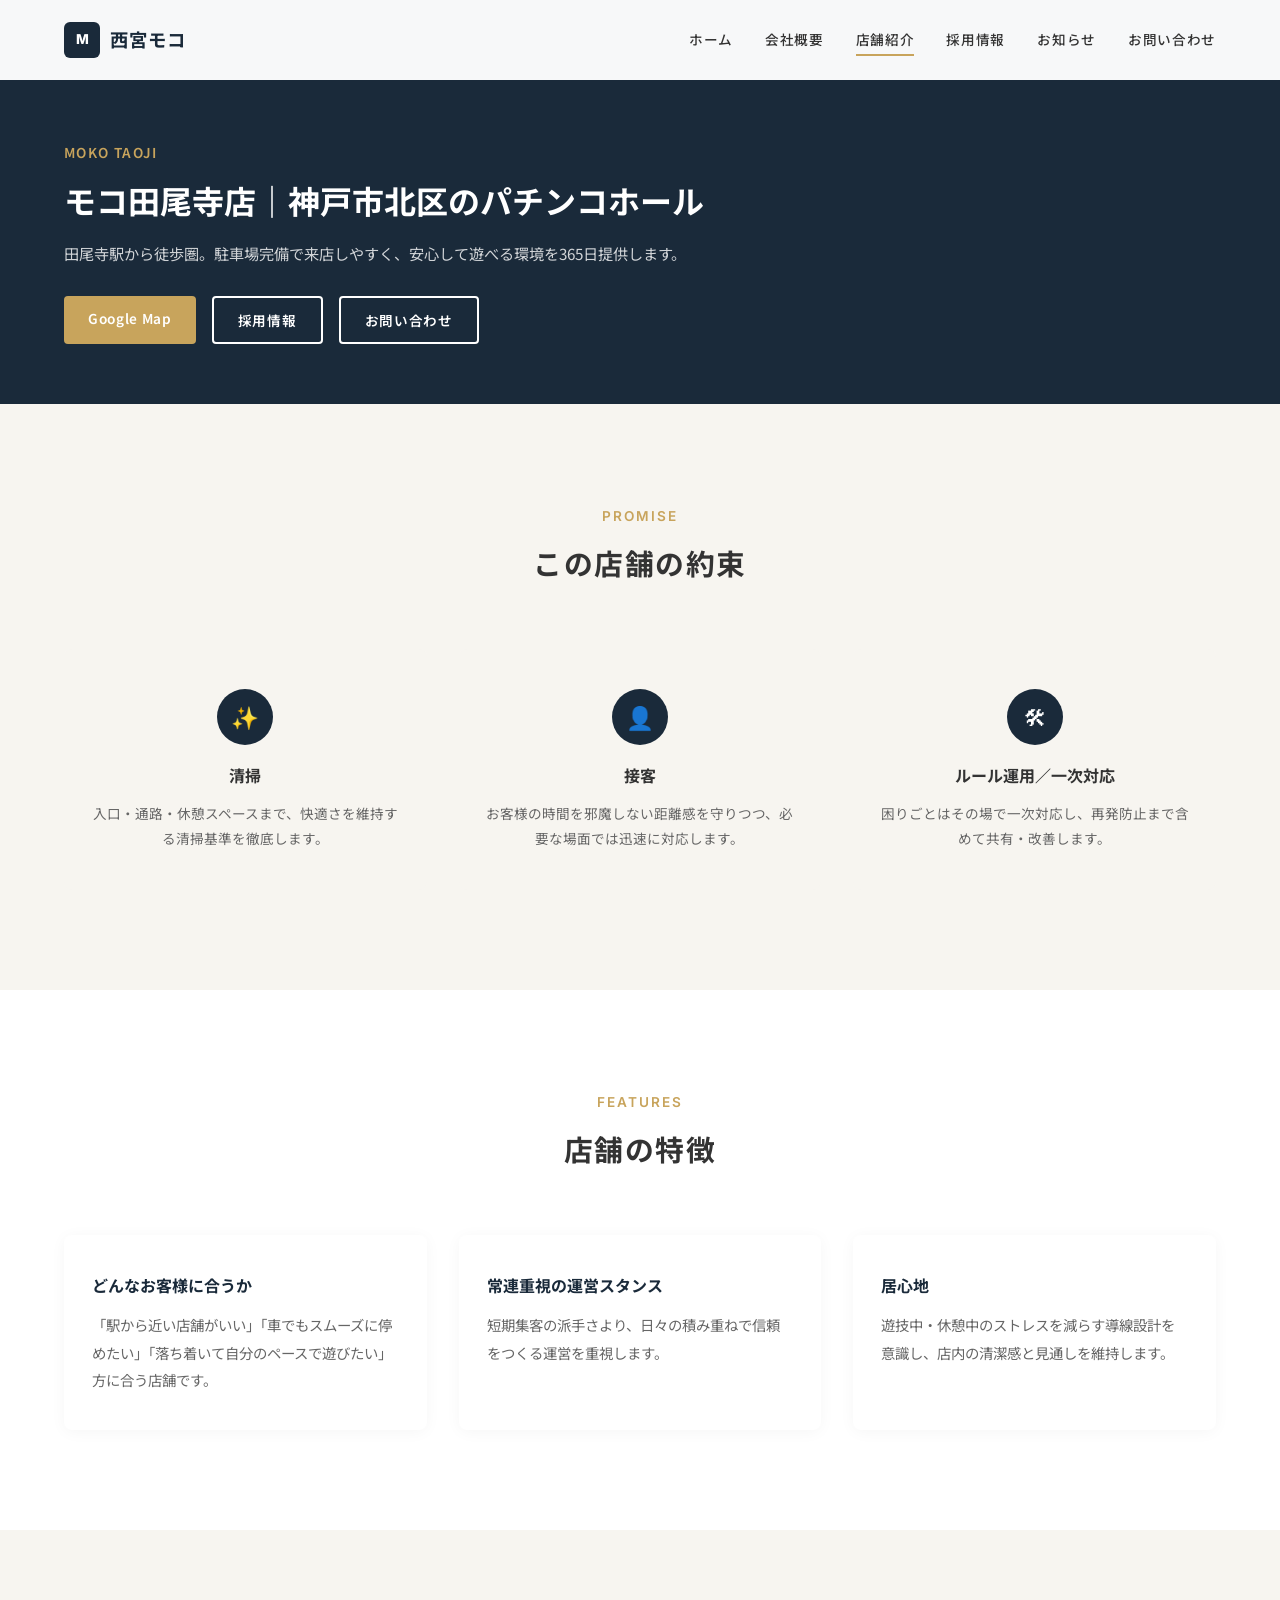
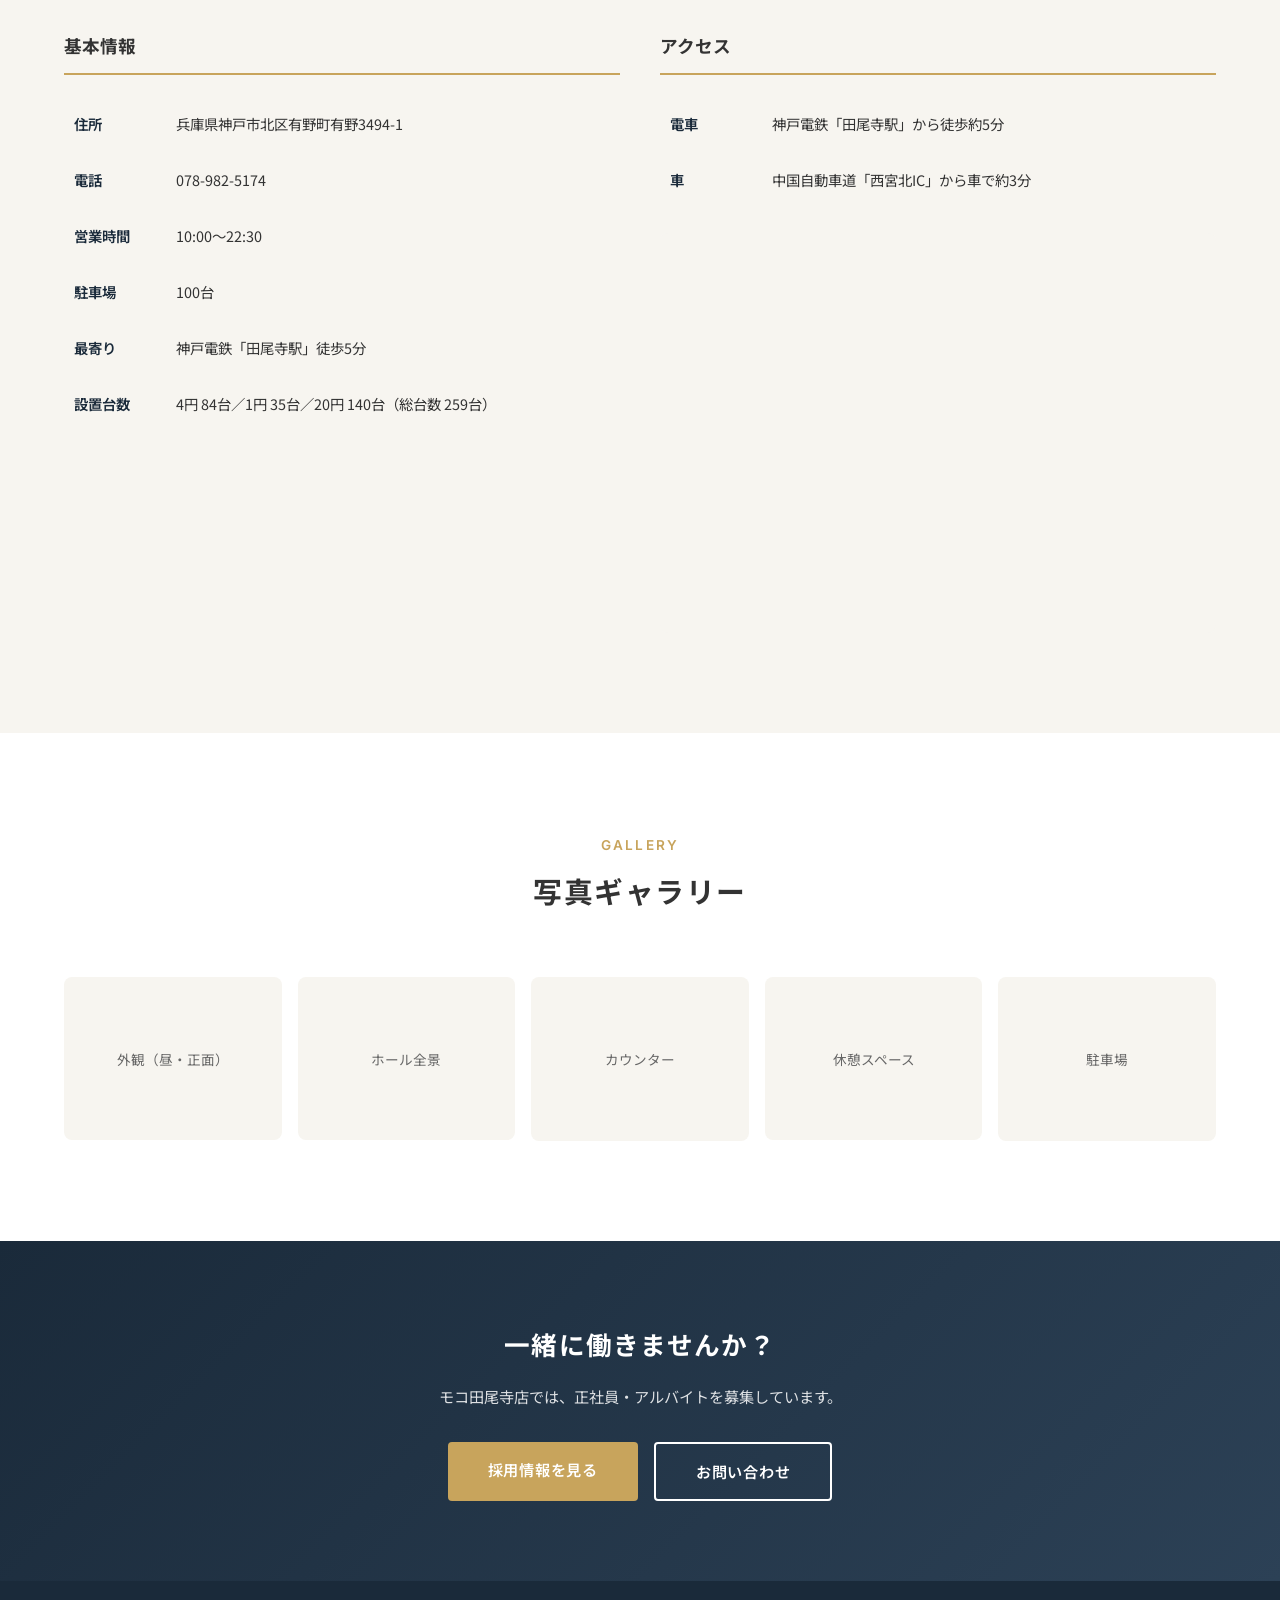
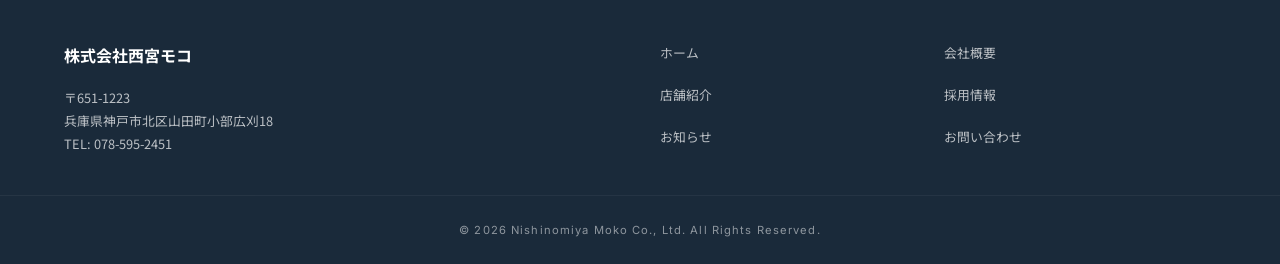
<file: shops/taoji.html>
<!DOCTYPE html>
<html lang="ja">
<head>
  <meta charset="UTF-8">
  <meta name="viewport" content="width=device-width, initial-scale=1.0">
  <title>モコ田尾寺店｜神戸市北区 田尾寺のパチンコホール｜株式会社西宮モコ</title>
  <meta name="description" content="神戸市北区のパチンコホール「モコ田尾寺店」。田尾寺駅から徒歩圏・車でも来店しやすい立地。アクセス、営業時間、写真、店舗の特徴をご案内します。">
  <meta property="og:title" content="モコ田尾寺店｜神戸市北区 田尾寺のパチンコホール｜株式会社西宮モコ">
  <meta property="og:description" content="神戸市北区のパチンコホール「モコ田尾寺店」。田尾寺駅から徒歩圏・車でも来店しやすい立地。">
  <meta property="og:type" content="website">
  <meta property="og:locale" content="ja_JP">
  <link rel="preconnect" href="https://fonts.googleapis.com">
  <link rel="preconnect" href="https://fonts.gstatic.com" crossorigin>
  <link href="https://fonts.googleapis.com/css2?family=Inter:wght@400;600;800&family=Noto+Sans+JP:wght@400;500;700&display=swap" rel="stylesheet">
  <link rel="stylesheet" href="../css/style.css">
</head>
<body>

  <!-- Header -->
  <header class="header">
    <div class="header__inner">
      <div class="header__logo">
        <a href="../index.html">
          <span class="header__logo-mark">M</span>
          西宮モコ
        </a>
      </div>
      <nav class="header__nav">
        <a href="../index.html">ホーム</a>
        <a href="../about.html">会社概要</a>
        <a href="../shops.html" class="is-active">店舗紹介</a>
        <a href="../recruit.html">採用情報</a>
        <a href="../news.html">お知らせ</a>
        <a href="../contact.html">お問い合わせ</a>
      </nav>
      <button class="header__hamburger" aria-label="メニュー" aria-expanded="false">
        <span></span><span></span><span></span>
      </button>
    </div>
  </header>

  <!-- Mobile Nav -->
  <nav class="mobile-nav">
    <a href="../index.html">ホーム</a>
    <a href="../about.html">会社概要</a>
    <a href="../shops.html">店舗紹介</a>
    <a href="../recruit.html">採用情報</a>
    <a href="../news.html">お知らせ</a>
    <a href="../contact.html">お問い合わせ</a>
  </nav>

  <!-- Shop Detail Hero -->
  <section class="shop-detail-hero">
    <div class="shop-detail-hero__inner">
      <p class="shop-detail-hero__name">MOKO TAOJI</p>
      <h1 class="shop-detail-hero__catch">モコ田尾寺店｜神戸市北区のパチンコホール</h1>
      <p class="shop-detail-hero__sub">田尾寺駅から徒歩圏。駐車場完備で来店しやすく、安心して遊べる環境を365日提供します。</p>
      <div class="btn-group">
        <a href="https://maps.google.co.jp/?q=兵庫県神戸市北区有野町有野3494-1" target="_blank" rel="noopener" class="btn btn--primary btn--small">Google Map</a>
        <a href="../recruit.html" class="btn btn--outline-white btn--small">採用情報</a>
        <a href="../contact.html" class="btn btn--outline-white btn--small">お問い合わせ</a>
      </div>
    </div>
  </section>

  <!-- Promise -->
  <section class="section section--alt">
    <div class="container">
      <div class="section-header fade-in">
        <span class="section-header__en">Promise</span>
        <h2 class="section-header__title">この店舗の約束</h2>
      </div>
      <div class="promise-list fade-in">
        <div class="promise-item">
          <div class="promise-item__icon" aria-hidden="true">&#10024;</div>
          <h3 class="promise-item__title">清掃</h3>
          <p class="promise-item__text">入口・通路・休憩スペースまで、快適さを維持する清掃基準を徹底します。</p>
        </div>
        <div class="promise-item">
          <div class="promise-item__icon" aria-hidden="true">&#128100;</div>
          <h3 class="promise-item__title">接客</h3>
          <p class="promise-item__text">お客様の時間を邪魔しない距離感を守りつつ、必要な場面では迅速に対応します。</p>
        </div>
        <div class="promise-item">
          <div class="promise-item__icon" aria-hidden="true">&#128736;</div>
          <h3 class="promise-item__title">ルール運用／一次対応</h3>
          <p class="promise-item__text">困りごとはその場で一次対応し、再発防止まで含めて共有・改善します。</p>
        </div>
      </div>
    </div>
  </section>

  <!-- Features -->
  <section class="section">
    <div class="container">
      <div class="section-header fade-in">
        <span class="section-header__en">Features</span>
        <h2 class="section-header__title">店舗の特徴</h2>
      </div>
      <div class="feature-list fade-in">
        <div class="feature-item">
          <h3 class="feature-item__title">どんなお客様に合うか</h3>
          <p class="feature-item__text">「駅から近い店舗がいい」「車でもスムーズに停めたい」「落ち着いて自分のペースで遊びたい」方に合う店舗です。</p>
        </div>
        <div class="feature-item">
          <h3 class="feature-item__title">常連重視の運営スタンス</h3>
          <p class="feature-item__text">短期集客の派手さより、日々の積み重ねで信頼をつくる運営を重視します。</p>
        </div>
        <div class="feature-item">
          <h3 class="feature-item__title">居心地</h3>
          <p class="feature-item__text">遊技中・休憩中のストレスを減らす導線設計を意識し、店内の清潔感と見通しを維持します。</p>
        </div>
      </div>
    </div>
  </section>

  <!-- Info -->
  <section class="section section--alt">
    <div class="container">
      <div class="info-grid fade-in">
        <div class="info-block">
          <h2 class="info-block__title">基本情報</h2>
          <table class="info-table">
            <tr><th>住所</th><td>兵庫県神戸市北区有野町有野3494-1</td></tr>
            <tr><th>電話</th><td>078-982-5174</td></tr>
            <tr><th>営業時間</th><td>10:00〜22:30</td></tr>
            <tr><th>駐車場</th><td>100台</td></tr>
            <tr><th>最寄り</th><td>神戸電鉄「田尾寺駅」徒歩5分</td></tr>
            <tr><th>設置台数</th><td>4円 84台／1円 35台／20円 140台（総台数 259台）</td></tr>
          </table>
        </div>
        <div class="info-block">
          <h2 class="info-block__title">アクセス</h2>
          <table class="info-table">
            <tr><th>電車</th><td>神戸電鉄「田尾寺駅」から徒歩約5分</td></tr>
            <tr><th>車</th><td>中国自動車道「西宮北IC」から車で約3分</td></tr>
          </table>
          <div class="map-container" style="margin-top:24px;">
            <iframe
              src="https://www.google.com/maps/embed?pb=!1m18!1m12!1m3!1d3279.5!2d135.18!3d34.80!2m3!1f0!2f0!3f0!3m2!1i1024!2i768!4f13.1!3m3!1m2!1s0x0%3A0x0!2z5YW15bqr55yM56We5oi45biC5YyX5Yy65pyJ6YeO55S65pyJ6YeO!5e0!3m2!1sja!2sjp!4v1"
              allowfullscreen=""
              loading="lazy"
              referrerpolicy="no-referrer-when-downgrade"
              title="モコ田尾寺店 地図"></iframe>
          </div>
        </div>
      </div>
    </div>
  </section>

  <!-- Gallery Placeholder -->
  <section class="section">
    <div class="container">
      <div class="section-header fade-in">
        <span class="section-header__en">Gallery</span>
        <h2 class="section-header__title">写真ギャラリー</h2>
      </div>
      <div class="feature-list fade-in" style="grid-template-columns: repeat(auto-fit, minmax(200px, 1fr)); gap: 16px;">
        <div style="aspect-ratio:4/3; background:var(--color-bg-alt); border-radius:8px; display:flex; align-items:center; justify-content:center; color:var(--color-text-light); font-size:0.85rem;">外観（昼・正面）</div>
        <div style="aspect-ratio:4/3; background:var(--color-bg-alt); border-radius:8px; display:flex; align-items:center; justify-content:center; color:var(--color-text-light); font-size:0.85rem;">ホール全景</div>
        <div style="aspect-ratio:4/3; background:var(--color-bg-alt); border-radius:8px; display:flex; align-items:center; justify-content:center; color:var(--color-text-light); font-size:0.85rem;">カウンター</div>
        <div style="aspect-ratio:4/3; background:var(--color-bg-alt); border-radius:8px; display:flex; align-items:center; justify-content:center; color:var(--color-text-light); font-size:0.85rem;">休憩スペース</div>
        <div style="aspect-ratio:4/3; background:var(--color-bg-alt); border-radius:8px; display:flex; align-items:center; justify-content:center; color:var(--color-text-light); font-size:0.85rem;">駐車場</div>
      </div>
    </div>
  </section>

  <!-- CTA -->
  <section class="cta-banner fade-in">
    <h2 class="cta-banner__title">一緒に働きませんか？</h2>
    <p class="cta-banner__text">モコ田尾寺店では、正社員・アルバイトを募集しています。</p>
    <div class="btn-group btn-group--center">
      <a href="../recruit.html" class="btn btn--primary">採用情報を見る</a>
      <a href="../contact.html" class="btn btn--outline-white">お問い合わせ</a>
    </div>
  </section>

  <!-- Footer -->
  <footer class="footer">
    <div class="footer__inner">
      <div>
        <div class="footer__brand">株式会社西宮モコ</div>
        <address class="footer__address">
          〒651-1223<br>
          兵庫県神戸市北区山田町小部広刈18<br>
          TEL: 078-595-2451
        </address>
      </div>
      <nav class="footer__nav">
        <a href="../index.html">ホーム</a>
        <a href="../about.html">会社概要</a>
        <a href="../shops.html">店舗紹介</a>
        <a href="../recruit.html">採用情報</a>
        <a href="../news.html">お知らせ</a>
        <a href="../contact.html">お問い合わせ</a>
      </nav>
    </div>
    <div class="footer__bottom">
      &copy; 2026 Nishinomiya Moko Co., Ltd. All Rights Reserved.
    </div>
  </footer>

  <script src="../js/main.js"></script>
</body>
</html>
</file>
<file: css/style.css>
/* ============================================
   株式会社西宮モコ コーポレートサイト
   style.css — 共通スタイル
   ============================================ */

/* --- Reset & Base --- */
*,
*::before,
*::after {
  margin: 0;
  padding: 0;
  box-sizing: border-box;
}

:root {
  --color-primary: #1a2a3a;
  --color-primary-light: #2c4156;
  --color-accent: #c8a45c;
  --color-accent-hover: #b8943c;
  --color-text: #333333;
  --color-text-light: #666666;
  --color-bg: #ffffff;
  --color-bg-alt: #f7f5f0;
  --color-bg-dark: #1a2a3a;
  --color-border: #e0ddd6;
  --color-white: #ffffff;
  --font-family: "Noto Sans JP", "Hiragino Kaku Gothic ProN", "Yu Gothic", sans-serif;
  --font-family-en: "Inter", "Helvetica Neue", Arial, sans-serif;
  --max-width: 1200px;
  --header-height: 80px;
  --transition: 0.3s ease;
}

html {
  font-size: 16px;
  scroll-behavior: smooth;
  -webkit-font-smoothing: antialiased;
}

body {
  font-family: var(--font-family);
  color: var(--color-text);
  background: var(--color-bg);
  line-height: 1.8;
  overflow-x: hidden;
}

a {
  color: inherit;
  text-decoration: none;
  transition: color var(--transition);
}

img {
  max-width: 100%;
  height: auto;
  display: block;
}

ul, ol {
  list-style: none;
}

/* --- Utility --- */
.container {
  max-width: var(--max-width);
  margin: 0 auto;
  padding: 0 24px;
}

.section {
  padding: 100px 0;
}

.section--alt {
  background: var(--color-bg-alt);
}

.section--dark {
  background: var(--color-bg-dark);
  color: var(--color-white);
}

.section-header {
  text-align: center;
  margin-bottom: 60px;
}

.section-header__en {
  font-family: var(--font-family-en);
  font-size: 0.85rem;
  font-weight: 600;
  letter-spacing: 0.15em;
  text-transform: uppercase;
  color: var(--color-accent);
  display: block;
  margin-bottom: 8px;
}

.section-header__title {
  font-size: 1.8rem;
  font-weight: 700;
  letter-spacing: 0.05em;
}

.section-header__sub {
  margin-top: 16px;
  font-size: 0.95rem;
  color: var(--color-text-light);
  max-width: 640px;
  margin-left: auto;
  margin-right: auto;
  line-height: 1.9;
}

.text-accent {
  color: var(--color-accent);
}

/* --- Button --- */
.btn {
  display: inline-block;
  padding: 14px 40px;
  border-radius: 4px;
  font-size: 0.95rem;
  font-weight: 600;
  letter-spacing: 0.05em;
  transition: all var(--transition);
  cursor: pointer;
  border: none;
  text-align: center;
}

.btn--primary {
  background: var(--color-accent);
  color: var(--color-white);
}

.btn--primary:hover {
  background: var(--color-accent-hover);
  transform: translateY(-2px);
  box-shadow: 0 4px 16px rgba(200, 164, 92, 0.3);
}

.btn--outline {
  background: transparent;
  color: var(--color-primary);
  border: 2px solid var(--color-primary);
}

.btn--outline:hover {
  background: var(--color-primary);
  color: var(--color-white);
  transform: translateY(-2px);
}

.btn--outline-white {
  background: transparent;
  color: var(--color-white);
  border: 2px solid var(--color-white);
}

.btn--outline-white:hover {
  background: var(--color-white);
  color: var(--color-primary);
  transform: translateY(-2px);
}

.btn--small {
  padding: 10px 24px;
  font-size: 0.85rem;
}

.btn-group {
  display: flex;
  gap: 16px;
  flex-wrap: wrap;
}

.btn-group--center {
  justify-content: center;
}

/* --- Header --- */
.header {
  position: fixed;
  top: 0;
  left: 0;
  width: 100%;
  height: var(--header-height);
  background: rgba(255, 255, 255, 0.97);
  backdrop-filter: blur(8px);
  z-index: 1000;
  border-bottom: 1px solid transparent;
  transition: border-color var(--transition), box-shadow var(--transition);
}

.header.is-scrolled {
  border-bottom-color: var(--color-border);
  box-shadow: 0 2px 20px rgba(0, 0, 0, 0.04);
}

.header__inner {
  display: flex;
  align-items: center;
  justify-content: space-between;
  height: 100%;
  max-width: var(--max-width);
  margin: 0 auto;
  padding: 0 24px;
}

.header__logo a {
  display: flex;
  align-items: center;
  gap: 10px;
  font-weight: 700;
  font-size: 1.15rem;
  color: var(--color-primary);
  letter-spacing: 0.05em;
}

.header__logo-mark {
  width: 36px;
  height: 36px;
  background: var(--color-primary);
  color: var(--color-white);
  display: flex;
  align-items: center;
  justify-content: center;
  border-radius: 6px;
  font-family: var(--font-family-en);
  font-weight: 800;
  font-size: 0.85rem;
  letter-spacing: 0;
}

.header__nav {
  display: flex;
  align-items: center;
  gap: 32px;
}

.header__nav a {
  font-size: 0.85rem;
  font-weight: 500;
  letter-spacing: 0.05em;
  color: var(--color-text);
  position: relative;
}

.header__nav a::after {
  content: "";
  position: absolute;
  bottom: -4px;
  left: 0;
  width: 0;
  height: 2px;
  background: var(--color-accent);
  transition: width var(--transition);
}

.header__nav a:hover::after,
.header__nav a.is-active::after {
  width: 100%;
}

.header__hamburger {
  display: none;
  flex-direction: column;
  gap: 5px;
  cursor: pointer;
  padding: 8px;
  background: none;
  border: none;
}

.header__hamburger span {
  display: block;
  width: 24px;
  height: 2px;
  background: var(--color-primary);
  transition: all var(--transition);
}

/* --- Mobile Nav --- */
.mobile-nav {
  display: none;
  position: fixed;
  top: var(--header-height);
  left: 0;
  width: 100%;
  height: calc(100vh - var(--header-height));
  background: rgba(255, 255, 255, 0.98);
  backdrop-filter: blur(12px);
  z-index: 999;
  padding: 40px 24px;
}

.mobile-nav.is-open {
  display: flex;
  flex-direction: column;
  gap: 0;
}

.mobile-nav a {
  display: block;
  padding: 18px 0;
  font-size: 1rem;
  font-weight: 500;
  border-bottom: 1px solid var(--color-border);
  color: var(--color-text);
}

/* --- Hero --- */
.hero {
  position: relative;
  min-height: 100vh;
  display: flex;
  align-items: center;
  justify-content: center;
  text-align: center;
  background: var(--color-bg-dark);
  color: var(--color-white);
  overflow: hidden;
}

.hero__bg {
  position: absolute;
  inset: 0;
  background: linear-gradient(135deg, #1a2a3a 0%, #2c4156 50%, #1a2a3a 100%);
  opacity: 1;
}

.hero__bg::after {
  content: "";
  position: absolute;
  inset: 0;
  background: radial-gradient(circle at 30% 70%, rgba(200, 164, 92, 0.08) 0%, transparent 60%),
    radial-gradient(circle at 70% 30%, rgba(200, 164, 92, 0.06) 0%, transparent 50%);
}

.hero__content {
  position: relative;
  z-index: 1;
  padding: 0 24px;
}

.hero__tagline {
  font-family: var(--font-family-en);
  font-size: clamp(2.5rem, 6vw, 4.5rem);
  font-weight: 800;
  letter-spacing: 0.08em;
  line-height: 1.1;
  margin-bottom: 20px;
}

.hero__tagline .accent {
  color: var(--color-accent);
}

.hero__sub {
  font-size: clamp(1rem, 2.5vw, 1.35rem);
  font-weight: 400;
  letter-spacing: 0.15em;
  opacity: 0.9;
  margin-bottom: 40px;
}

.hero__scroll {
  position: absolute;
  bottom: 40px;
  left: 50%;
  transform: translateX(-50%);
  font-family: var(--font-family-en);
  font-size: 0.7rem;
  letter-spacing: 0.2em;
  text-transform: uppercase;
  opacity: 0.5;
  display: flex;
  flex-direction: column;
  align-items: center;
  gap: 8px;
}

.hero__scroll::after {
  content: "";
  width: 1px;
  height: 40px;
  background: var(--color-white);
  animation: scroll-line 2s ease-in-out infinite;
}

@keyframes scroll-line {
  0% { opacity: 0; transform: scaleY(0); transform-origin: top; }
  50% { opacity: 1; transform: scaleY(1); transform-origin: top; }
  51% { transform-origin: bottom; }
  100% { opacity: 0; transform: scaleY(0); transform-origin: bottom; }
}

/* --- Page Hero (sub pages) --- */
.page-hero {
  padding-top: calc(var(--header-height) + 80px);
  padding-bottom: 80px;
  background: var(--color-bg-dark);
  color: var(--color-white);
  text-align: center;
}

.page-hero__en {
  font-family: var(--font-family-en);
  font-size: 0.8rem;
  font-weight: 600;
  letter-spacing: 0.15em;
  text-transform: uppercase;
  color: var(--color-accent);
  margin-bottom: 12px;
}

.page-hero__title {
  font-size: clamp(1.6rem, 4vw, 2.4rem);
  font-weight: 700;
  letter-spacing: 0.06em;
  line-height: 1.4;
}

.page-hero__sub {
  margin-top: 16px;
  font-size: 0.95rem;
  opacity: 0.8;
  max-width: 600px;
  margin-left: auto;
  margin-right: auto;
  line-height: 1.8;
}

/* --- MVV (Mission Vision Values) --- */
.mvv-grid {
  display: grid;
  grid-template-columns: repeat(3, 1fr);
  gap: 40px;
}

.mvv-card {
  background: var(--color-white);
  padding: 48px 32px;
  border-radius: 8px;
  box-shadow: 0 2px 20px rgba(0, 0, 0, 0.04);
  border-top: 3px solid var(--color-accent);
  transition: transform var(--transition), box-shadow var(--transition);
}

.mvv-card:hover {
  transform: translateY(-4px);
  box-shadow: 0 8px 30px rgba(0, 0, 0, 0.08);
}

.mvv-card__en {
  font-family: var(--font-family-en);
  font-size: 0.75rem;
  font-weight: 600;
  letter-spacing: 0.15em;
  text-transform: uppercase;
  color: var(--color-accent);
  margin-bottom: 6px;
}

.mvv-card__title {
  font-size: 1.3rem;
  font-weight: 700;
  margin-bottom: 16px;
  letter-spacing: 0.03em;
}

.mvv-card__text {
  font-size: 0.9rem;
  line-height: 1.9;
  color: var(--color-text-light);
}

/* --- Values List --- */
.values-list {
  margin-top: 60px;
}

.values-item {
  display: flex;
  gap: 24px;
  padding: 32px 0;
  border-bottom: 1px solid var(--color-border);
}

.values-item:first-child {
  border-top: 1px solid var(--color-border);
}

.values-item__num {
  font-family: var(--font-family-en);
  font-size: 2rem;
  font-weight: 800;
  color: var(--color-accent);
  opacity: 0.6;
  min-width: 48px;
  line-height: 1;
  padding-top: 4px;
}

.values-item__title {
  font-size: 1.1rem;
  font-weight: 700;
  margin-bottom: 8px;
}

.values-item__text {
  font-size: 0.9rem;
  color: var(--color-text-light);
  line-height: 1.9;
}

/* --- Shop Cards --- */
.shop-cards {
  display: grid;
  grid-template-columns: repeat(2, 1fr);
  gap: 40px;
}

.shop-card {
  background: var(--color-white);
  border-radius: 8px;
  overflow: hidden;
  box-shadow: 0 2px 20px rgba(0, 0, 0, 0.04);
  transition: transform var(--transition), box-shadow var(--transition);
}

.shop-card:hover {
  transform: translateY(-4px);
  box-shadow: 0 8px 30px rgba(0, 0, 0, 0.08);
}

.shop-card__img {
  width: 100%;
  height: 220px;
  background: linear-gradient(135deg, var(--color-primary-light) 0%, var(--color-primary) 100%);
  display: flex;
  align-items: center;
  justify-content: center;
  color: var(--color-white);
  font-family: var(--font-family-en);
  font-size: 1.2rem;
  font-weight: 700;
  letter-spacing: 0.1em;
}

.shop-card__body {
  padding: 32px;
}

.shop-card__name {
  font-size: 1.2rem;
  font-weight: 700;
  margin-bottom: 12px;
}

.shop-card__desc {
  font-size: 0.9rem;
  color: var(--color-text-light);
  line-height: 1.8;
  margin-bottom: 20px;
}

.shop-card__links {
  display: flex;
  gap: 12px;
}

/* --- CTA Banner --- */
.cta-banner {
  background: linear-gradient(135deg, var(--color-primary) 0%, var(--color-primary-light) 100%);
  color: var(--color-white);
  text-align: center;
  padding: 80px 24px;
}

.cta-banner__title {
  font-size: 1.6rem;
  font-weight: 700;
  margin-bottom: 16px;
  letter-spacing: 0.05em;
}

.cta-banner__text {
  font-size: 0.95rem;
  opacity: 0.85;
  margin-bottom: 32px;
  max-width: 500px;
  margin-left: auto;
  margin-right: auto;
}

/* --- Company Table --- */
.company-table {
  width: 100%;
  max-width: 800px;
  margin: 0 auto;
}

.company-table tr {
  border-bottom: 1px solid var(--color-border);
}

.company-table th,
.company-table td {
  padding: 20px 16px;
  text-align: left;
  font-size: 0.95rem;
  vertical-align: top;
}

.company-table th {
  width: 160px;
  font-weight: 600;
  color: var(--color-primary);
  white-space: nowrap;
}

.company-table td {
  color: var(--color-text);
  line-height: 1.8;
}

/* --- Message (CEO) --- */
.message {
  display: grid;
  grid-template-columns: 1fr 2fr;
  gap: 60px;
  align-items: start;
}

.message__photo {
  width: 100%;
  aspect-ratio: 3/4;
  background: linear-gradient(135deg, var(--color-bg-alt) 0%, var(--color-border) 100%);
  border-radius: 8px;
  display: flex;
  align-items: center;
  justify-content: center;
  color: var(--color-text-light);
  font-size: 0.85rem;
}

.message__body h3 {
  font-size: 1.5rem;
  font-weight: 700;
  margin-bottom: 32px;
  letter-spacing: 0.03em;
  line-height: 1.5;
  position: relative;
  padding-bottom: 20px;
}

.message__body h3::after {
  content: "";
  position: absolute;
  bottom: 0;
  left: 0;
  width: 40px;
  height: 3px;
  background: var(--color-accent);
}

.message__body p {
  font-size: 0.95rem;
  line-height: 2;
  margin-bottom: 20px;
  color: var(--color-text);
}

.message__name {
  margin-top: 40px;
  font-size: 0.85rem;
  color: var(--color-text-light);
}

.message__name strong {
  display: block;
  font-size: 1.1rem;
  color: var(--color-text);
  margin-top: 4px;
}

/* --- Shop Detail --- */
.shop-detail-hero {
  padding-top: calc(var(--header-height) + 60px);
  padding-bottom: 60px;
  background: var(--color-bg-dark);
  color: var(--color-white);
}

.shop-detail-hero__inner {
  max-width: var(--max-width);
  margin: 0 auto;
  padding: 0 24px;
}

.shop-detail-hero__name {
  font-size: 0.85rem;
  color: var(--color-accent);
  font-weight: 600;
  letter-spacing: 0.1em;
  margin-bottom: 12px;
}

.shop-detail-hero__catch {
  font-size: clamp(1.4rem, 3vw, 2rem);
  font-weight: 700;
  line-height: 1.5;
  margin-bottom: 16px;
}

.shop-detail-hero__sub {
  font-size: 0.95rem;
  opacity: 0.8;
  line-height: 1.8;
  max-width: 640px;
  margin-bottom: 28px;
}

/* --- Feature List --- */
.feature-list {
  display: grid;
  grid-template-columns: repeat(auto-fit, minmax(300px, 1fr));
  gap: 32px;
}

.feature-item {
  background: var(--color-white);
  padding: 36px 28px;
  border-radius: 8px;
  box-shadow: 0 2px 16px rgba(0, 0, 0, 0.04);
}

.feature-item__title {
  font-size: 1rem;
  font-weight: 700;
  margin-bottom: 12px;
  color: var(--color-primary);
}

.feature-item__text {
  font-size: 0.9rem;
  line-height: 1.9;
  color: var(--color-text-light);
}

/* --- Info Table (Shop) --- */
.info-grid {
  display: grid;
  grid-template-columns: repeat(2, 1fr);
  gap: 40px;
}

.info-block__title {
  font-size: 1.1rem;
  font-weight: 700;
  margin-bottom: 20px;
  padding-bottom: 12px;
  border-bottom: 2px solid var(--color-accent);
}

.info-table {
  width: 100%;
}

.info-table tr {
  border-bottom: 1px solid var(--color-border);
}

.info-table th,
.info-table td {
  padding: 14px 8px;
  font-size: 0.9rem;
  text-align: left;
  vertical-align: top;
}

.info-table th {
  width: 100px;
  font-weight: 600;
  color: var(--color-primary);
  white-space: nowrap;
}

/* --- Promise --- */
.promise-list {
  display: grid;
  grid-template-columns: repeat(3, 1fr);
  gap: 32px;
}

.promise-item {
  text-align: center;
  padding: 40px 24px;
  background: var(--color-bg-alt);
  border-radius: 8px;
}

.promise-item__icon {
  width: 56px;
  height: 56px;
  background: var(--color-primary);
  color: var(--color-white);
  border-radius: 50%;
  display: flex;
  align-items: center;
  justify-content: center;
  font-size: 1.4rem;
  margin: 0 auto 16px;
}

.promise-item__title {
  font-size: 1rem;
  font-weight: 700;
  margin-bottom: 12px;
}

.promise-item__text {
  font-size: 0.85rem;
  color: var(--color-text-light);
  line-height: 1.8;
}

/* --- Map --- */
.map-container {
  width: 100%;
  height: 400px;
  border-radius: 8px;
  overflow: hidden;
  background: var(--color-bg-alt);
}

.map-container iframe {
  width: 100%;
  height: 100%;
  border: 0;
}

/* --- Recruit --- */
.recruit-features {
  display: grid;
  grid-template-columns: repeat(auto-fit, minmax(280px, 1fr));
  gap: 24px;
}

.recruit-feature {
  display: flex;
  gap: 16px;
  padding: 28px 24px;
  background: var(--color-white);
  border-radius: 8px;
  box-shadow: 0 2px 16px rgba(0, 0, 0, 0.04);
}

.recruit-feature__num {
  font-family: var(--font-family-en);
  font-size: 1.5rem;
  font-weight: 800;
  color: var(--color-accent);
  min-width: 36px;
  line-height: 1;
}

.recruit-feature__title {
  font-size: 0.95rem;
  font-weight: 700;
  margin-bottom: 8px;
}

.recruit-feature__text {
  font-size: 0.85rem;
  color: var(--color-text-light);
  line-height: 1.8;
}

/* --- Persona / Requirements --- */
.persona-list {
  max-width: 700px;
  margin: 0 auto;
}

.persona-list li {
  position: relative;
  padding: 12px 0 12px 28px;
  font-size: 0.95rem;
  line-height: 1.8;
  border-bottom: 1px solid var(--color-border);
}

.persona-list li::before {
  content: "";
  position: absolute;
  left: 0;
  top: 22px;
  width: 8px;
  height: 8px;
  background: var(--color-accent);
  border-radius: 50%;
}

.persona-note {
  margin-top: 16px;
  font-size: 0.85rem;
  color: var(--color-text-light);
  text-align: center;
}

/* --- Job Table --- */
.job-grid {
  display: grid;
  grid-template-columns: repeat(2, 1fr);
  gap: 32px;
}

.job-card {
  background: var(--color-white);
  border-radius: 8px;
  padding: 36px;
  box-shadow: 0 2px 16px rgba(0, 0, 0, 0.04);
}

.job-card__type {
  font-family: var(--font-family-en);
  font-size: 0.75rem;
  font-weight: 600;
  letter-spacing: 0.1em;
  text-transform: uppercase;
  color: var(--color-accent);
  margin-bottom: 8px;
}

.job-card__title {
  font-size: 1.15rem;
  font-weight: 700;
  margin-bottom: 16px;
}

.job-card__roles li {
  position: relative;
  padding: 6px 0 6px 20px;
  font-size: 0.9rem;
  color: var(--color-text-light);
  line-height: 1.7;
}

.job-card__roles li::before {
  content: "\2014";
  position: absolute;
  left: 0;
  color: var(--color-accent);
}

/* --- Recruit Table --- */
.recruit-table {
  width: 100%;
  max-width: 800px;
  margin: 0 auto;
}

.recruit-table tr {
  border-bottom: 1px solid var(--color-border);
}

.recruit-table th,
.recruit-table td {
  padding: 18px 12px;
  font-size: 0.9rem;
  text-align: left;
  vertical-align: top;
}

.recruit-table th {
  width: 140px;
  font-weight: 600;
  color: var(--color-primary);
  white-space: nowrap;
}

/* --- Flow --- */
.flow-list {
  display: flex;
  justify-content: center;
  gap: 0;
  flex-wrap: wrap;
  max-width: 800px;
  margin: 0 auto;
}

.flow-item {
  text-align: center;
  padding: 24px 32px;
  flex: 1;
  min-width: 160px;
  position: relative;
}

.flow-item:not(:last-child)::after {
  content: "\25B6";
  position: absolute;
  right: -8px;
  top: 50%;
  transform: translateY(-50%);
  color: var(--color-accent);
  font-size: 0.8rem;
}

.flow-item__num {
  font-family: var(--font-family-en);
  font-size: 2rem;
  font-weight: 800;
  color: var(--color-accent);
  opacity: 0.5;
  line-height: 1;
  margin-bottom: 8px;
}

.flow-item__label {
  font-size: 0.9rem;
  font-weight: 600;
}

/* --- FAQ --- */
.faq-list {
  max-width: 800px;
  margin: 0 auto;
}

.faq-item {
  border-bottom: 1px solid var(--color-border);
  padding: 24px 0;
}

.faq-item__q {
  font-size: 1rem;
  font-weight: 700;
  margin-bottom: 12px;
  padding-left: 32px;
  position: relative;
}

.faq-item__q::before {
  content: "Q";
  position: absolute;
  left: 0;
  font-family: var(--font-family-en);
  font-weight: 800;
  color: var(--color-accent);
  font-size: 1.1rem;
}

.faq-item__a {
  font-size: 0.9rem;
  color: var(--color-text-light);
  line-height: 1.9;
  padding-left: 32px;
  position: relative;
}

.faq-item__a::before {
  content: "A";
  position: absolute;
  left: 0;
  font-family: var(--font-family-en);
  font-weight: 800;
  color: var(--color-primary);
  font-size: 1.1rem;
}

/* --- News --- */
.news-list {
  max-width: 800px;
  margin: 0 auto;
}

.news-item {
  display: flex;
  gap: 24px;
  padding: 24px 0;
  border-bottom: 1px solid var(--color-border);
  align-items: baseline;
}

.news-item__date {
  font-family: var(--font-family-en);
  font-size: 0.85rem;
  font-weight: 500;
  color: var(--color-text-light);
  white-space: nowrap;
  min-width: 100px;
}

.news-item__tag {
  display: inline-block;
  padding: 2px 10px;
  font-size: 0.7rem;
  font-weight: 600;
  letter-spacing: 0.05em;
  border-radius: 3px;
  background: var(--color-primary);
  color: var(--color-white);
  white-space: nowrap;
  min-width: 64px;
  text-align: center;
}

.news-item__tag--recruit {
  background: var(--color-accent);
}

.news-item__title {
  font-size: 0.95rem;
  font-weight: 500;
}

.news-item__title:hover {
  color: var(--color-accent);
}

/* --- Contact Form --- */
.contact-form {
  max-width: 640px;
  margin: 0 auto;
}

.form-group {
  margin-bottom: 28px;
}

.form-group label {
  display: block;
  font-size: 0.9rem;
  font-weight: 600;
  margin-bottom: 8px;
  color: var(--color-primary);
}

.form-group label .required {
  font-size: 0.7rem;
  color: #d9534f;
  margin-left: 6px;
  font-weight: 400;
}

.form-group input,
.form-group textarea,
.form-group select {
  width: 100%;
  padding: 14px 16px;
  border: 1px solid var(--color-border);
  border-radius: 4px;
  font-size: 0.95rem;
  font-family: var(--font-family);
  transition: border-color var(--transition);
  background: var(--color-white);
}

.form-group input:focus,
.form-group textarea:focus,
.form-group select:focus {
  outline: none;
  border-color: var(--color-accent);
}

.form-group textarea {
  min-height: 160px;
  resize: vertical;
}

/* --- Footer --- */
.footer {
  background: var(--color-bg-dark);
  color: var(--color-white);
  padding: 60px 0 0;
}

.footer__inner {
  display: grid;
  grid-template-columns: 1fr 1fr;
  gap: 40px;
  max-width: var(--max-width);
  margin: 0 auto;
  padding: 0 24px;
}

.footer__brand {
  font-size: 1rem;
  font-weight: 700;
  margin-bottom: 16px;
}

.footer__address {
  font-size: 0.8rem;
  opacity: 0.7;
  line-height: 1.8;
  font-style: normal;
}

.footer__nav {
  display: grid;
  grid-template-columns: repeat(2, 1fr);
  gap: 12px;
}

.footer__nav a {
  font-size: 0.8rem;
  opacity: 0.7;
  transition: opacity var(--transition);
}

.footer__nav a:hover {
  opacity: 1;
}

.footer__bottom {
  text-align: center;
  padding: 24px 0;
  margin-top: 40px;
  border-top: 1px solid rgba(255, 255, 255, 0.1);
  font-family: var(--font-family-en);
  font-size: 0.7rem;
  opacity: 0.5;
  letter-spacing: 0.1em;
}

/* --- Fade In Animation --- */
.fade-in {
  opacity: 0;
  transform: translateY(24px);
  transition: opacity 0.7s ease, transform 0.7s ease;
}

.fade-in.is-visible {
  opacity: 1;
  transform: translateY(0);
}

/* --- Responsive --- */
@media (max-width: 1024px) {
  .mvv-grid {
    grid-template-columns: 1fr;
    gap: 24px;
  }

  .message {
    grid-template-columns: 1fr;
    gap: 40px;
  }

  .message__photo {
    max-width: 300px;
    margin: 0 auto;
  }

  .info-grid {
    grid-template-columns: 1fr;
  }
}

@media (max-width: 768px) {
  :root {
    --header-height: 64px;
  }

  .section {
    padding: 64px 0;
  }

  .section-header {
    margin-bottom: 40px;
  }

  .section-header__title {
    font-size: 1.4rem;
  }

  .header__nav {
    display: none;
  }

  .header__hamburger {
    display: flex;
  }

  .hero {
    min-height: 80vh;
  }

  .shop-cards {
    grid-template-columns: 1fr;
  }

  .promise-list {
    grid-template-columns: 1fr;
  }

  .job-grid {
    grid-template-columns: 1fr;
  }

  .flow-list {
    flex-direction: column;
    align-items: center;
  }

  .flow-item:not(:last-child)::after {
    content: "\25BC";
    right: auto;
    bottom: -8px;
    top: auto;
    left: 50%;
    transform: translateX(-50%);
  }

  .news-item {
    flex-direction: column;
    gap: 8px;
  }

  .footer__inner {
    grid-template-columns: 1fr;
  }

  .footer__nav {
    grid-template-columns: 1fr 1fr;
  }

  .company-table th {
    width: 100px;
    font-size: 0.85rem;
  }

  .btn-group {
    flex-direction: column;
  }

  .btn-group .btn {
    width: 100%;
  }

  .page-hero {
    padding-top: calc(var(--header-height) + 48px);
    padding-bottom: 48px;
  }
}

@media (max-width: 480px) {
  .company-table th,
  .company-table td {
    display: block;
    width: 100%;
    padding: 8px 0;
  }

  .company-table th {
    padding-top: 16px;
    border-bottom: none;
  }

  .company-table tr {
    border-bottom: 1px solid var(--color-border);
  }

  .recruit-features {
    grid-template-columns: 1fr;
  }
}
</file>
